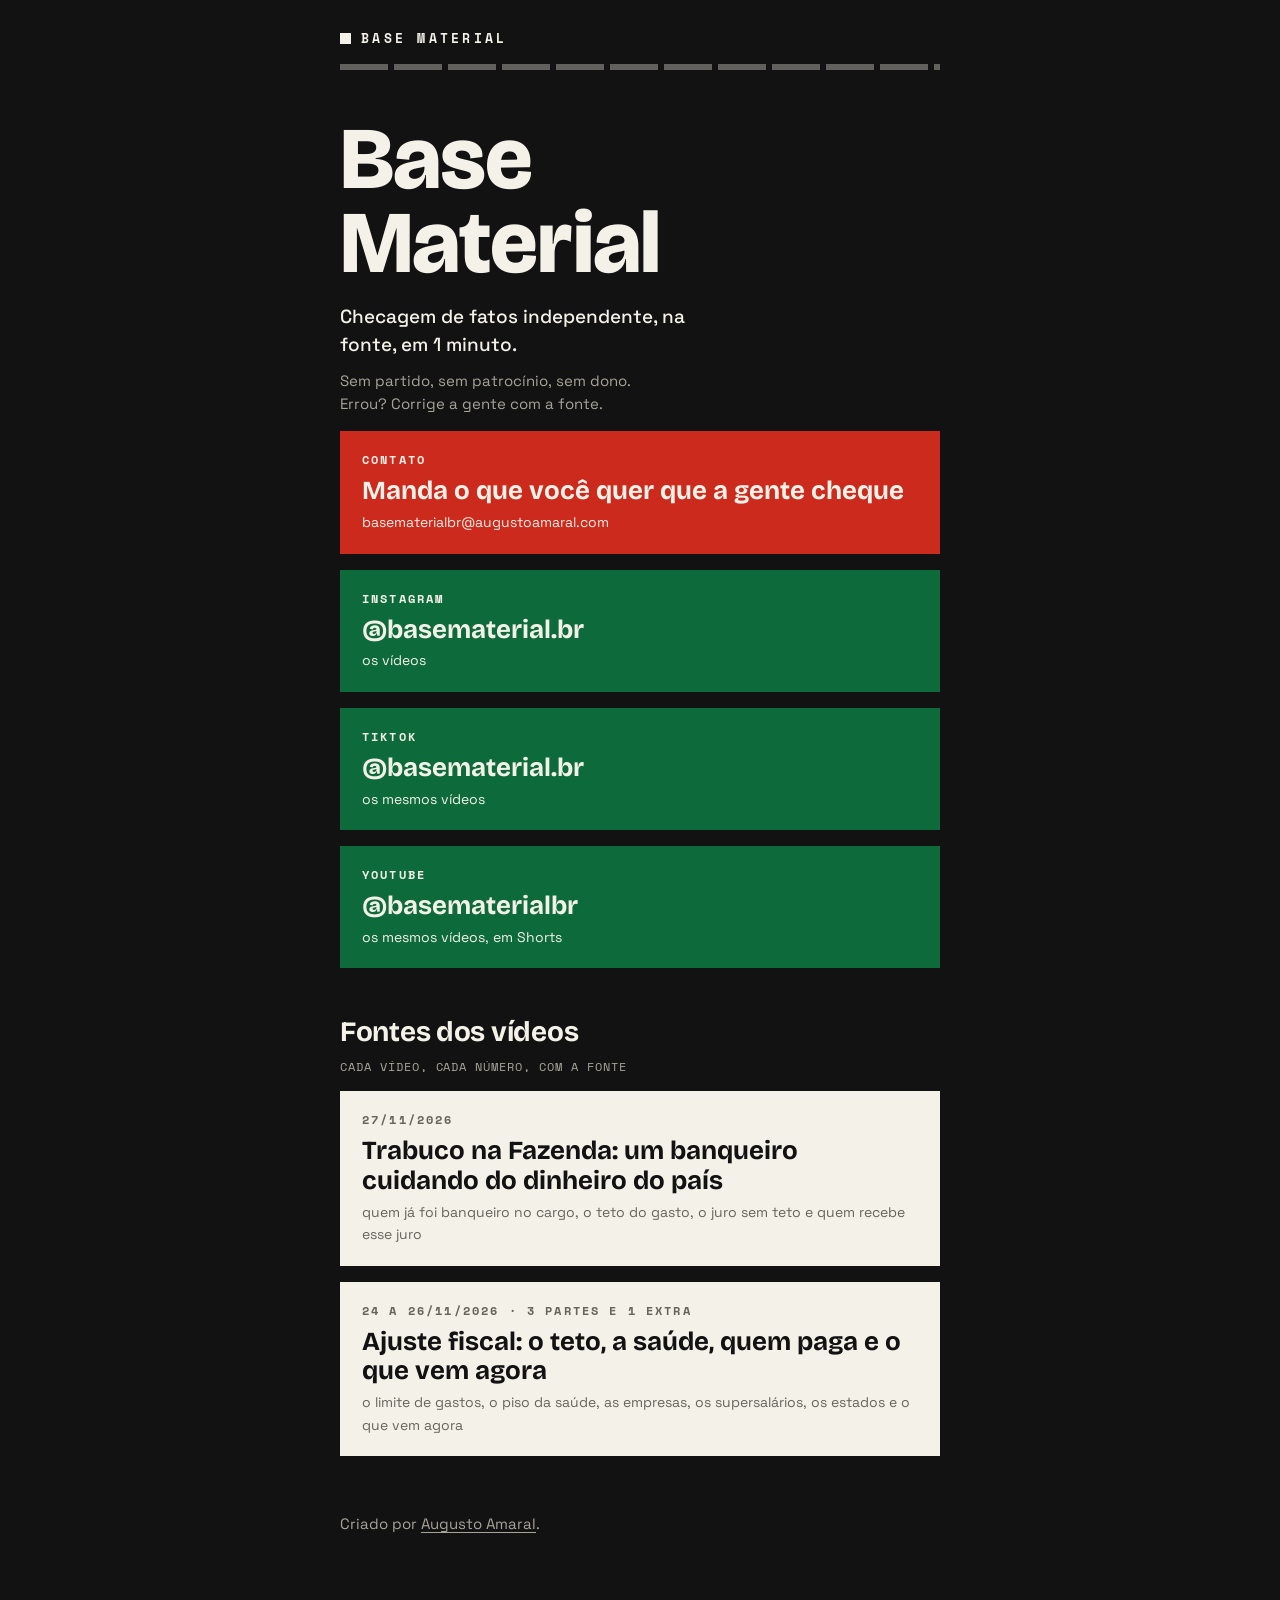
<file: index.html>
<!doctype html>
<html lang="pt-BR">
<head>
<meta charset="utf-8">
<meta name="viewport" content="width=device-width, initial-scale=1">
<title>Base Material — fatos checados, com fonte</title>
<!-- POSITIONING STATEMENT: keep this one line in sync with .tag below and og:description. -->
<meta name="description" content="Checagem de fatos independente, na fonte, em 1 minuto. Sem partido, sem patrocínio, sem dono. Criado por Augusto Amaral.">
<meta property="og:title" content="Base Material">
<meta property="og:description" content="Checagem de fatos independente, na fonte, em 1 minuto. Sem partido, sem patrocínio, sem dono.">
<meta property="og:image" content="avatar.png">
<link rel="icon" href="avatar.png">
<link rel="stylesheet" href="/style.css">
</head>
<body>
<main>
  <div class="chrome-bar">
    <span class="chrome"><span class="mark"></span><span class="label">Base Material</span></span>
  </div>
  <div class="chrome-rule"></div>

  <header class="hero">
    <h1 class="display">Base<br>Material</h1>
    <!-- POSITIONING STATEMENT: swap wording here + meta description + og:description together. -->
    <p class="tag">Checagem de fatos independente, na fonte, em 1 minuto.</p>
    <p class="sub">Sem partido, sem patrocínio, sem dono. Errou? Corrige a gente com a fonte.</p>
  </header>

  <a class="block red" href="mailto:basematerialbr@augustoamaral.com?subject=Sugest%C3%A3o%20de%20checagem">
    <span class="kicker">contato</span>
    <strong>Manda o que você quer que a gente cheque</strong>
    <span class="sub2">basematerialbr@augustoamaral.com</span>
  </a>

  <a class="block green" href="https://www.instagram.com/basematerial.br/">
    <span class="kicker">instagram</span>
    <strong>@basematerial.br</strong>
    <span class="sub2">os vídeos</span>
  </a>

  <a class="block green" href="https://www.tiktok.com/@basematerial.br">
    <span class="kicker">tiktok</span>
    <strong>@basematerial.br</strong>
    <span class="sub2">os mesmos vídeos</span>
  </a>

  <a class="block green" href="https://www.youtube.com/@basematerialbr">
    <span class="kicker">youtube</span>
    <strong>@basematerialbr</strong>
    <span class="sub2">os mesmos vídeos, em Shorts</span>
  </a>

  <h2>Fontes dos vídeos<small>cada vídeo, cada número, com a fonte</small></h2>

  <a class="block paper" href="/fontes/trabuco-fazenda/">
    <span class="kicker">27/11/2026</span>
    <strong>Trabuco na Fazenda: um banqueiro cuidando do dinheiro do país</strong>
    <span class="sub2">quem já foi banqueiro no cargo, o teto do gasto, o juro sem teto e quem recebe esse juro</span>
  </a>

  <a class="block paper" href="/fontes/ajuste-fiscal/">
    <span class="kicker">24 a 26/11/2026 · 3 partes e 1 extra</span>
    <strong>Ajuste fiscal: o teto, a saúde, quem paga e o que vem agora</strong>
    <span class="sub2">o limite de gastos, o piso da saúde, as empresas, os supersalários, os estados e o que vem agora</span>
  </a>

  <footer>
    <p>Criado por <a href="https://augustoamaral.com">Augusto Amaral</a>.</p>
  </footer>
</main>
</body>
</html>
</file>
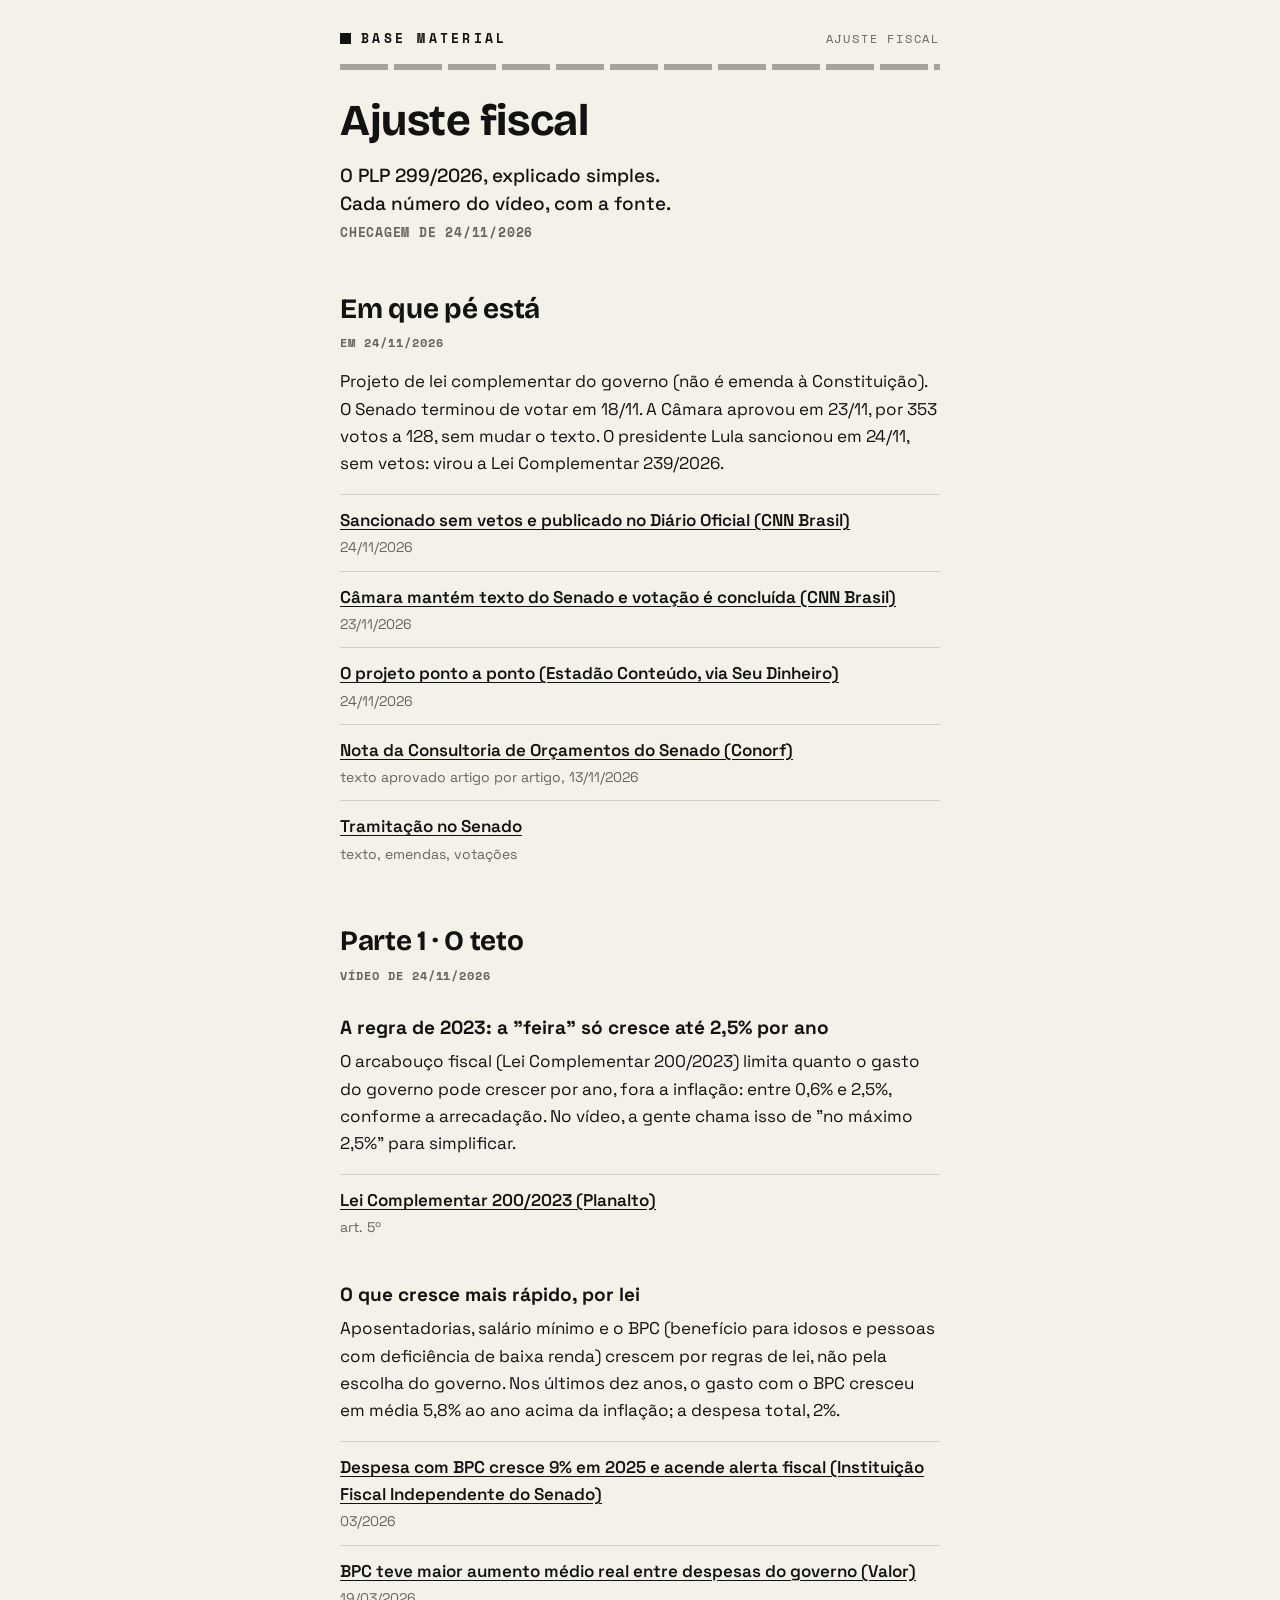
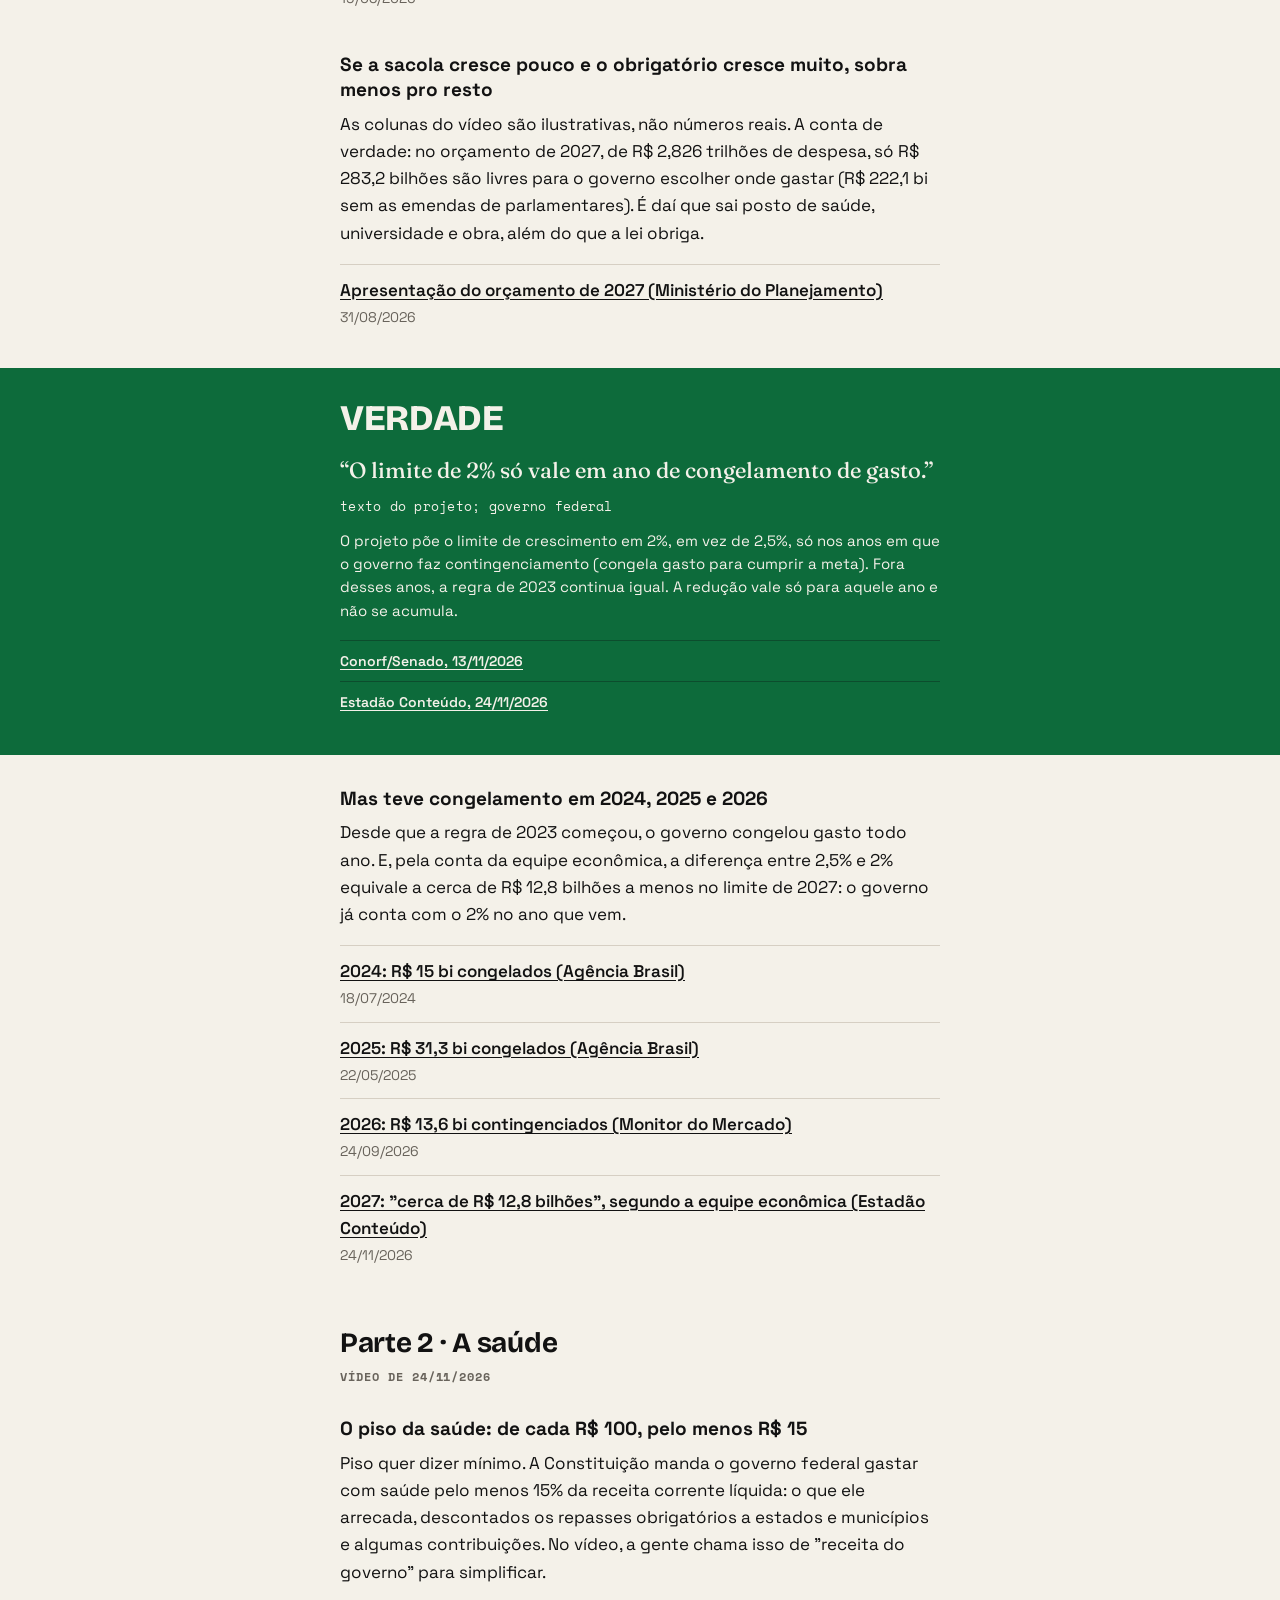
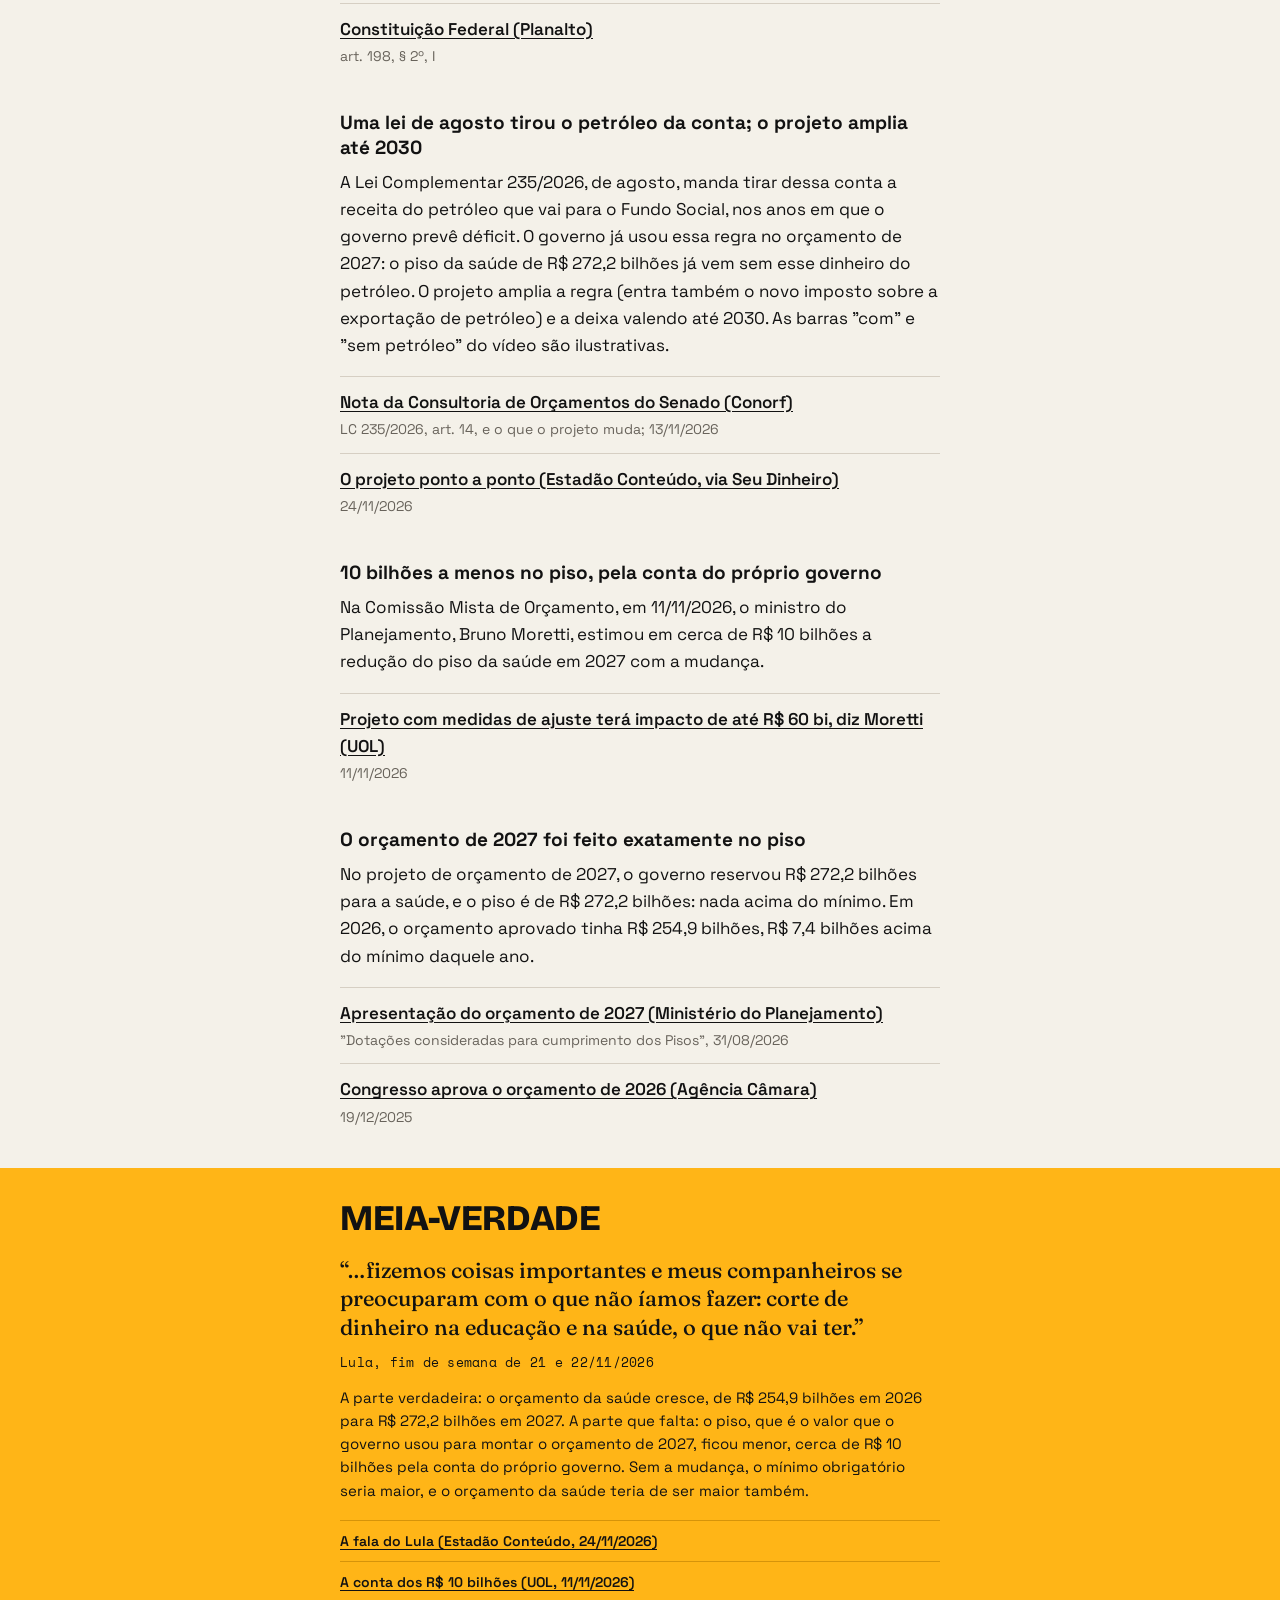
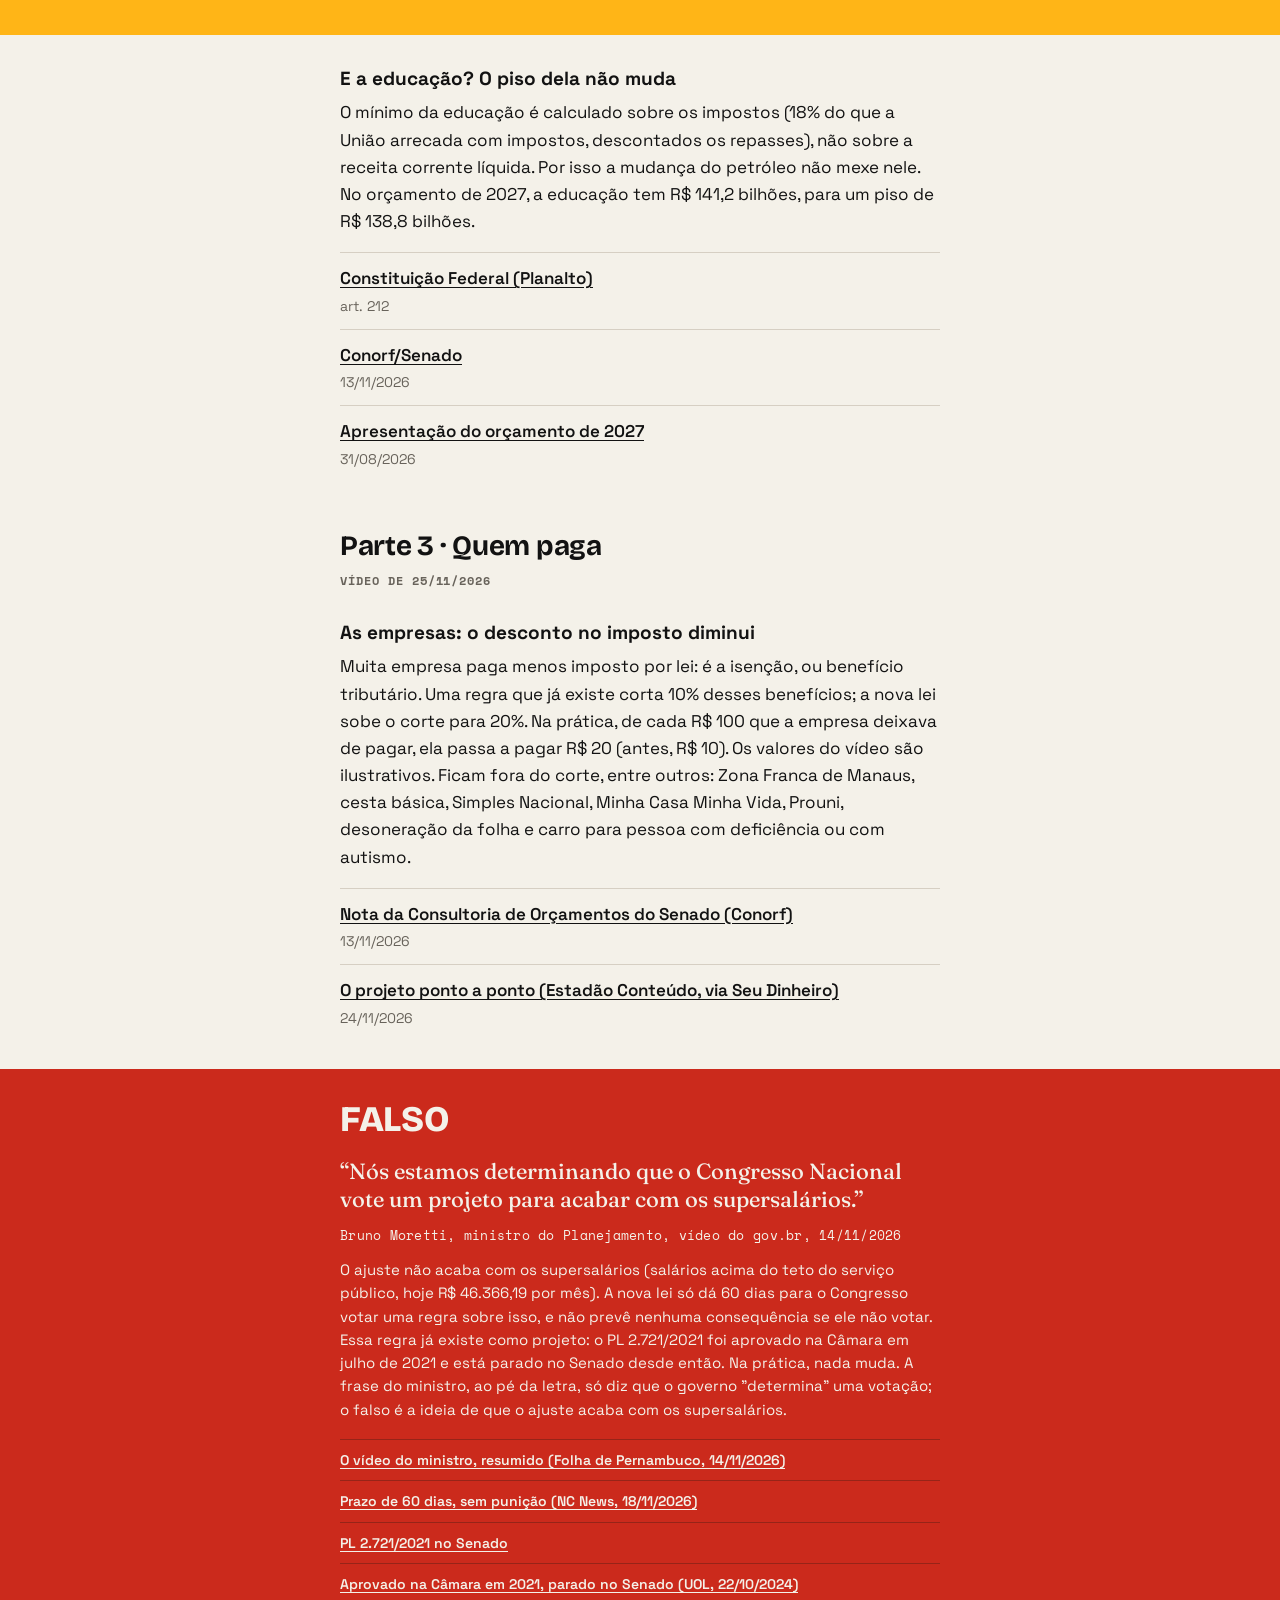
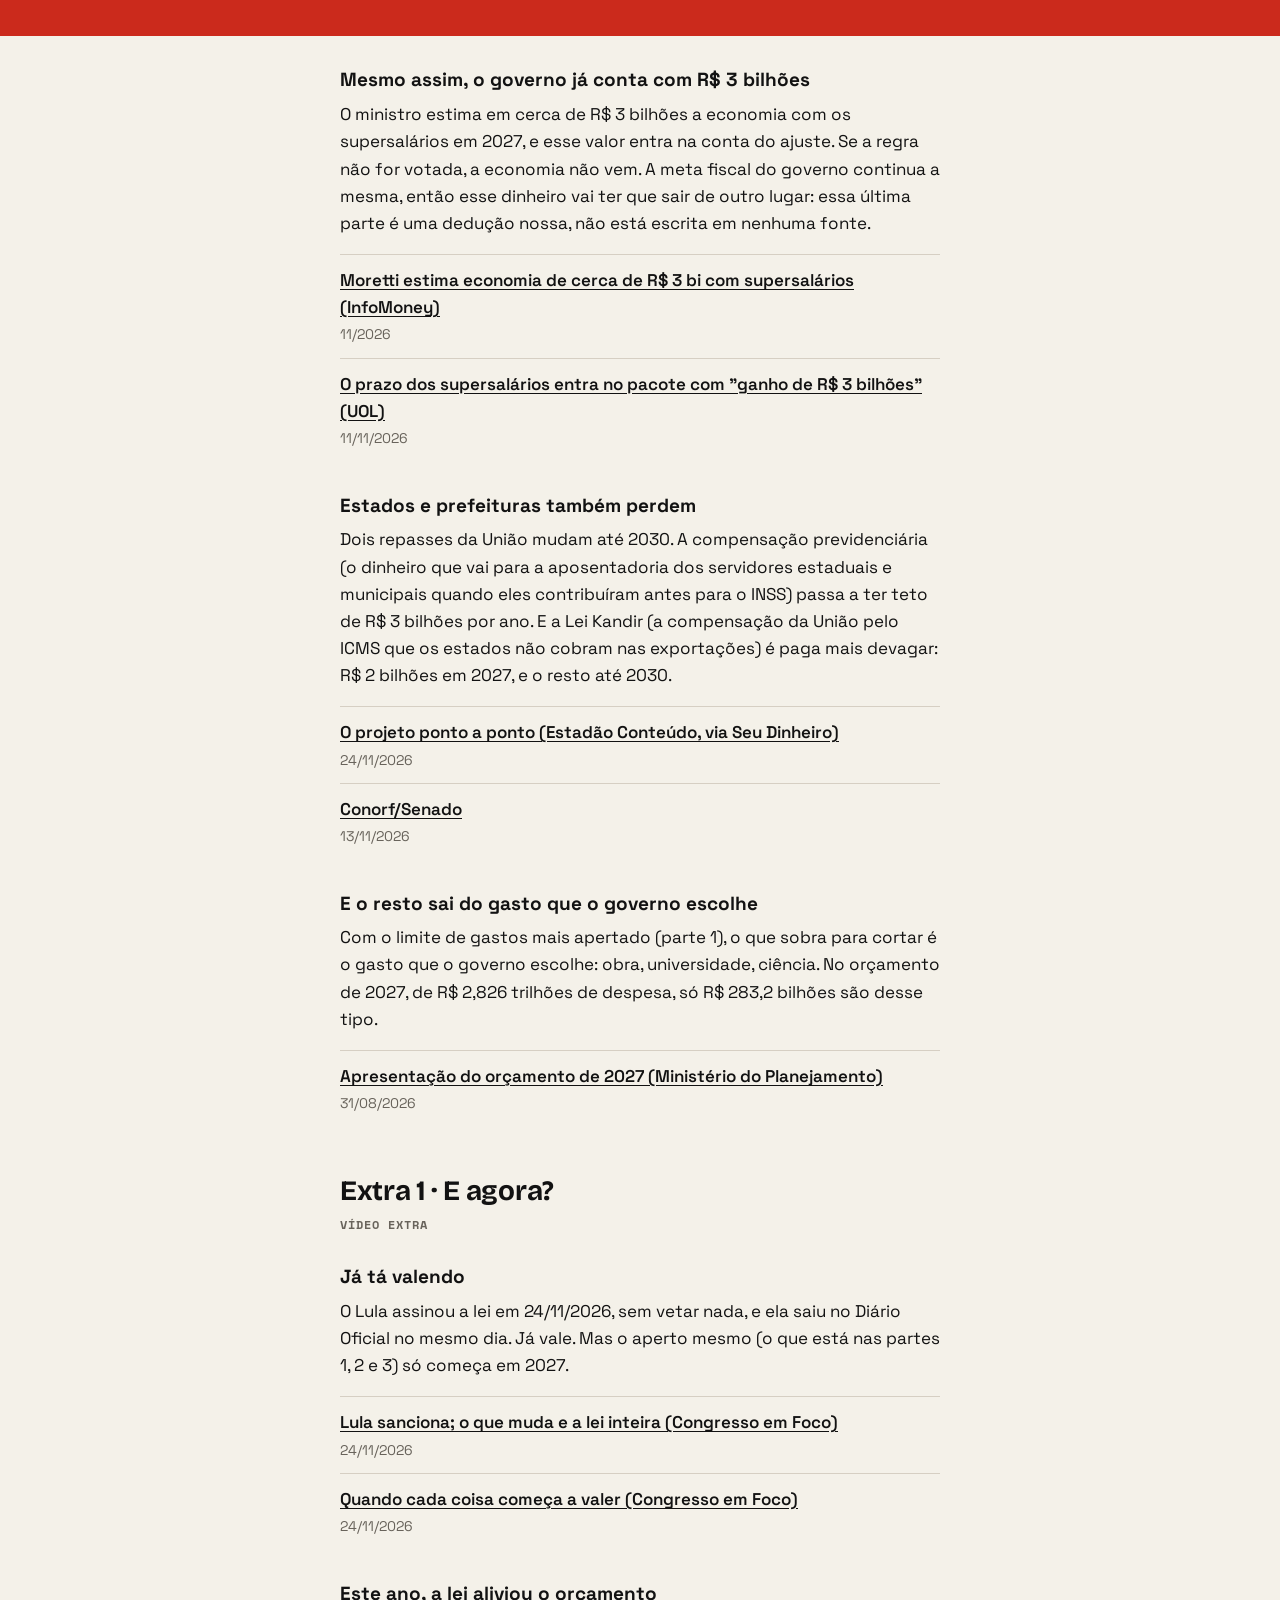
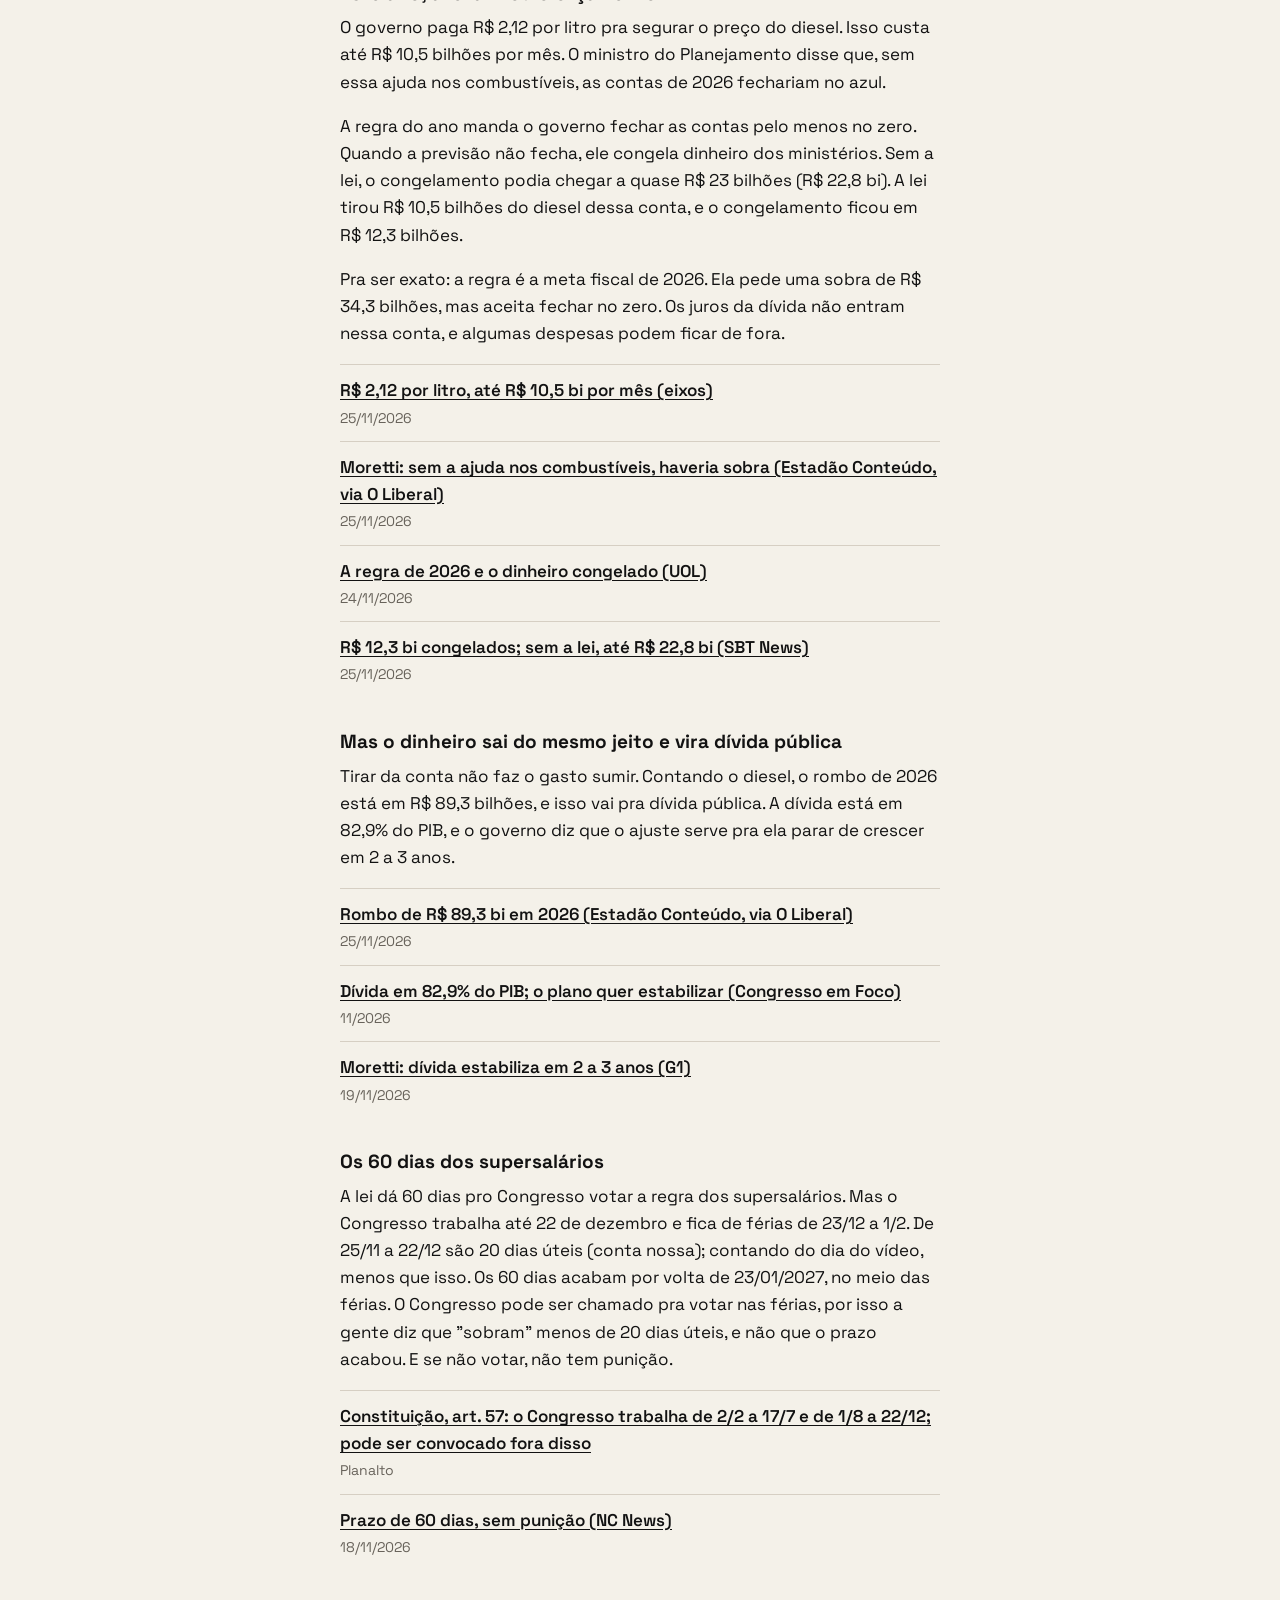
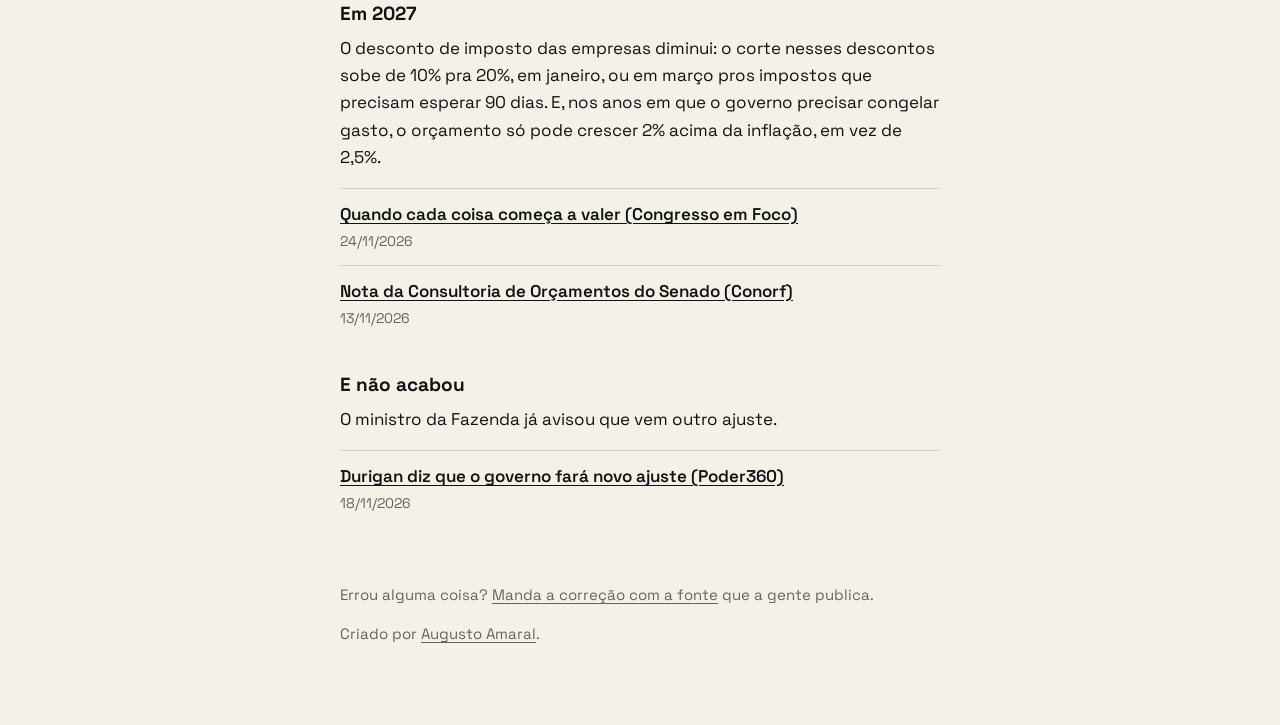
<file: fontes/ajuste-fiscal/index.html>
<!doctype html>
<html lang="pt-BR">
<head>
<meta charset="utf-8">
<meta name="viewport" content="width=device-width, initial-scale=1">
<title>Ajuste fiscal (PLP 299/2026): como funciona, com fonte — Base Material</title>
<meta name="description" content="O ajuste fiscal de 2026 explicado simples: o limite de gastos, o 2% em ano de congelamento e o piso da saúde. Cada número com fonte.">
<meta property="og:title" content="Ajuste fiscal: como funciona, com fonte">
<meta property="og:description" content="O limite de gastos, o 2% em ano de congelamento e o piso da saúde. Cada número com fonte.">
<meta property="og:image" content="/avatar.png">
<link rel="icon" href="/avatar.png">
<link rel="stylesheet" href="/style.css">
</head>
<body class="scene-paper">
<main>
  <div class="chrome-bar">
    <a class="chrome" href="/"><span class="mark"></span><span class="label">Base Material</span></a>
    <span class="chrome-title">Ajuste fiscal</span>
  </div>
  <div class="chrome-rule"></div>
  <h1>Ajuste fiscal</h1>
  <p class="tag">O PLP 299/2026, explicado simples. Cada número do vídeo, com a fonte.<br><span class="mono">checagem de 24/11/2026</span></p>

  <h2>Em que pé está<small class="mono">em 24/11/2026</small></h2>
  <p>Projeto de lei complementar do governo (não é emenda à Constituição). O Senado terminou de votar em 18/11. A Câmara aprovou em 23/11, por 353 votos a 128, sem mudar o texto. O presidente Lula sancionou em 24/11, sem vetos: virou a Lei Complementar 239/2026.</p>
  <ul class="sources">
    <li><a href="https://www.cnnbrasil.com.br/economia/money/macroeconomia/nova-etapa-do-ajuste-fiscal-deve-ficar-para-lula-4/">Sancionado sem vetos e publicado no Diário Oficial (CNN Brasil)</a><span>24/11/2026</span></li>
    <li><a href="https://www.cnnbrasil.com.br/politica/camara-aprova-ajuste-fiscal/">Câmara mantém texto do Senado e votação é concluída (CNN Brasil)</a><span>23/11/2026</span></li>
    <li><a href="https://www.seudinheiro.com/2026/economia/camara-aprova-ajuste-fiscal-de-lula-com-impacto-de-ate-r-50-bi-em-2027-texto-vai-a-sancao-julw/">O projeto ponto a ponto (Estadão Conteúdo, via Seu Dinheiro)</a><span>24/11/2026</span></li>
    <li><a href="https://www12.senado.leg.br/orcamento/documentos/estudos/tipos-de-estudos/notas-tecnicas-e-informativos/nota_informativa_texto_aprovado_plp_299_2026.pdf">Nota da Consultoria de Orçamentos do Senado (Conorf)</a><span>texto aprovado artigo por artigo, 13/11/2026</span></li>
    <li><a href="https://www25.senado.leg.br/web/atividade/materias/-/materia/176328">Tramitação no Senado</a><span>texto, emendas, votações</span></li>
  </ul>

  <h2>Parte 1 · O teto<small class="mono">vídeo de 24/11/2026</small></h2>

  <h3>A regra de 2023: a "feira" só cresce até 2,5% por ano</h3>
  <p>O arcabouço fiscal (Lei Complementar 200/2023) limita quanto o gasto do governo pode crescer por ano, fora a inflação: entre 0,6% e 2,5%, conforme a arrecadação. No vídeo, a gente chama isso de "no máximo 2,5%" para simplificar.</p>
  <ul class="sources">
    <li><a href="https://www.planalto.gov.br/ccivil_03/leis/lcp/lcp200.htm">Lei Complementar 200/2023 (Planalto)</a><span>art. 5º</span></li>
  </ul>

  <h3>O que cresce mais rápido, por lei</h3>
  <p>Aposentadorias, salário mínimo e o BPC (benefício para idosos e pessoas com deficiência de baixa renda) crescem por regras de lei, não pela escolha do governo. Nos últimos dez anos, o gasto com o BPC cresceu em média 5,8% ao ano acima da inflação; a despesa total, 2%.</p>
  <ul class="sources">
    <li><a href="https://www12.senado.leg.br/ifi/noticias/despesa-com-bpc-cresce-9-em-2025-e-acende-alerta-fiscal">Despesa com BPC cresce 9% em 2025 e acende alerta fiscal (Instituição Fiscal Independente do Senado)</a><span>03/2026</span></li>
    <li><a href="https://valor.globo.com/brasil/noticia/2026/03/19/bpc-teve-maior-aumento-mdio-real-entre-despesas-do-governo-nos-ltimos-dez-anos-diz-ifi.ghtml">BPC teve maior aumento médio real entre despesas do governo (Valor)</a><span>19/03/2026</span></li>
  </ul>

  <h3>Se a sacola cresce pouco e o obrigatório cresce muito, sobra menos pro resto</h3>
  <p>As colunas do vídeo são ilustrativas, não números reais. A conta de verdade: no orçamento de 2027, de R$ 2,826 trilhões de despesa, só R$ 283,2 bilhões são livres para o governo escolher onde gastar (R$ 222,1 bi sem as emendas de parlamentares). É daí que sai posto de saúde, universidade e obra, além do que a lei obriga.</p>
  <ul class="sources">
    <li><a href="https://static.poder360.com.br/uploads/2026/08/Apresentacao-PLOA-2027-31.8.26.pdf">Apresentação do orçamento de 2027 (Ministério do Planejamento)</a><span>31/08/2026</span></li>
  </ul>

  <div class="claim">
    <q>O limite de 2% só vale em ano de congelamento de gasto.</q>
    <p class="who">texto do projeto; governo federal</p>
    <span class="verdict true mono">verdade</span>
    <p>O projeto põe o limite de crescimento em 2%, em vez de 2,5%, só nos anos em que o governo faz contingenciamento (congela gasto para cumprir a meta). Fora desses anos, a regra de 2023 continua igual. A redução vale só para aquele ano e não se acumula.</p>
    <ul>
      <li><a href="https://www12.senado.leg.br/orcamento/documentos/estudos/tipos-de-estudos/notas-tecnicas-e-informativos/nota_informativa_texto_aprovado_plp_299_2026.pdf">Conorf/Senado, 13/11/2026</a></li>
      <li><a href="https://www.seudinheiro.com/2026/economia/camara-aprova-ajuste-fiscal-de-lula-com-impacto-de-ate-r-50-bi-em-2027-texto-vai-a-sancao-julw/">Estadão Conteúdo, 24/11/2026</a></li>
    </ul>
  </div>

  <h3>Mas teve congelamento em 2024, 2025 e 2026</h3>
  <p>Desde que a regra de 2023 começou, o governo congelou gasto todo ano. E, pela conta da equipe econômica, a diferença entre 2,5% e 2% equivale a cerca de R$ 12,8 bilhões a menos no limite de 2027: o governo já conta com o 2% no ano que vem.</p>
  <ul class="sources">
    <li><a href="https://agenciabrasil.ebc.com.br/economia/noticia/2024-07/para-cumprir-marco-fiscal-governo-suspende-r-15-bilhoes-do-orcamento">2024: R$ 15 bi congelados (Agência Brasil)</a><span>18/07/2024</span></li>
    <li><a href="https://agenciabrasil.ebc.com.br/economia/noticia/2025-05/governo-congela-r-313-bi-do-orcamento-de-2025">2025: R$ 31,3 bi congelados (Agência Brasil)</a><span>22/05/2025</span></li>
    <li><a href="https://monitordomercado.com.br/noticias/427280-governo-reduz-bloqueio-no-orcamento-e-contingencia-r-136-bi-para-cumprir-resultado-primario/">2026: R$ 13,6 bi contingenciados (Monitor do Mercado)</a><span>24/09/2026</span></li>
    <li><a href="https://www.seudinheiro.com/2026/economia/camara-aprova-ajuste-fiscal-de-lula-com-impacto-de-ate-r-50-bi-em-2027-texto-vai-a-sancao-julw/">2027: "cerca de R$ 12,8 bilhões", segundo a equipe econômica (Estadão Conteúdo)</a><span>24/11/2026</span></li>
  </ul>

  <h2>Parte 2 · A saúde<small class="mono">vídeo de 24/11/2026</small></h2>

  <h3>O piso da saúde: de cada R$ 100, pelo menos R$ 15</h3>
  <p>Piso quer dizer mínimo. A Constituição manda o governo federal gastar com saúde pelo menos 15% da receita corrente líquida: o que ele arrecada, descontados os repasses obrigatórios a estados e municípios e algumas contribuições. No vídeo, a gente chama isso de "receita do governo" para simplificar.</p>
  <ul class="sources">
    <li><a href="https://www.planalto.gov.br/ccivil_03/constituicao/constituicao.htm">Constituição Federal (Planalto)</a><span>art. 198, § 2º, I</span></li>
  </ul>

  <h3>Uma lei de agosto tirou o petróleo da conta; o projeto amplia até 2030</h3>
  <p>A Lei Complementar 235/2026, de agosto, manda tirar dessa conta a receita do petróleo que vai para o Fundo Social, nos anos em que o governo prevê déficit. O governo já usou essa regra no orçamento de 2027: o piso da saúde de R$ 272,2 bilhões já vem sem esse dinheiro do petróleo. O projeto amplia a regra (entra também o novo imposto sobre a exportação de petróleo) e a deixa valendo até 2030. As barras "com" e "sem petróleo" do vídeo são ilustrativas.</p>
  <ul class="sources">
    <li><a href="https://www12.senado.leg.br/orcamento/documentos/estudos/tipos-de-estudos/notas-tecnicas-e-informativos/nota_informativa_texto_aprovado_plp_299_2026.pdf">Nota da Consultoria de Orçamentos do Senado (Conorf)</a><span>LC 235/2026, art. 14, e o que o projeto muda; 13/11/2026</span></li>
    <li><a href="https://www.seudinheiro.com/2026/economia/camara-aprova-ajuste-fiscal-de-lula-com-impacto-de-ate-r-50-bi-em-2027-texto-vai-a-sancao-julw/">O projeto ponto a ponto (Estadão Conteúdo, via Seu Dinheiro)</a><span>24/11/2026</span></li>
  </ul>

  <h3>10 bilhões a menos no piso, pela conta do próprio governo</h3>
  <p>Na Comissão Mista de Orçamento, em 11/11/2026, o ministro do Planejamento, Bruno Moretti, estimou em cerca de R$ 10 bilhões a redução do piso da saúde em 2027 com a mudança.</p>
  <ul class="sources">
    <li><a href="https://economia.uol.com.br/colunas/jessica-sant-ana/2026/11/11/projeto-com-medidas-de-ajuste-tera-impacto-de-ate-r-60-bi-diz-moretti.htm">Projeto com medidas de ajuste terá impacto de até R$ 60 bi, diz Moretti (UOL)</a><span>11/11/2026</span></li>
  </ul>

  <h3>O orçamento de 2027 foi feito exatamente no piso</h3>
  <p>No projeto de orçamento de 2027, o governo reservou R$ 272,2 bilhões para a saúde, e o piso é de R$ 272,2 bilhões: nada acima do mínimo. Em 2026, o orçamento aprovado tinha R$ 254,9 bilhões, R$ 7,4 bilhões acima do mínimo daquele ano.</p>
  <ul class="sources">
    <li><a href="https://static.poder360.com.br/uploads/2026/08/Apresentacao-PLOA-2027-31.8.26.pdf">Apresentação do orçamento de 2027 (Ministério do Planejamento)</a><span>"Dotações consideradas para cumprimento dos Pisos", 31/08/2026</span></li>
    <li><a href="https://www.camara.leg.br/noticias/1235253-congresso-nacional-aprova-orcamento-de-2026-com-r-65-trilhoes-em-despesas">Congresso aprova o orçamento de 2026 (Agência Câmara)</a><span>19/12/2025</span></li>
  </ul>

  <div class="claim">
    <q>…fizemos coisas importantes e meus companheiros se preocuparam com o que não íamos fazer: corte de dinheiro na educação e na saúde, o que não vai ter.</q>
    <p class="who">Lula, fim de semana de 21 e 22/11/2026</p>
    <span class="verdict half mono">meia-verdade</span>
    <p>A parte verdadeira: o orçamento da saúde cresce, de R$ 254,9 bilhões em 2026 para R$ 272,2 bilhões em 2027. A parte que falta: o piso, que é o valor que o governo usou para montar o orçamento de 2027, ficou menor, cerca de R$ 10 bilhões pela conta do próprio governo. Sem a mudança, o mínimo obrigatório seria maior, e o orçamento da saúde teria de ser maior também.</p>
    <ul>
      <li><a href="https://www.seudinheiro.com/2026/economia/camara-aprova-ajuste-fiscal-de-lula-com-impacto-de-ate-r-50-bi-em-2027-texto-vai-a-sancao-julw/">A fala do Lula (Estadão Conteúdo, 24/11/2026)</a></li>
      <li><a href="https://economia.uol.com.br/colunas/jessica-sant-ana/2026/11/11/projeto-com-medidas-de-ajuste-tera-impacto-de-ate-r-60-bi-diz-moretti.htm">A conta dos R$ 10 bilhões (UOL, 11/11/2026)</a></li>
    </ul>
  </div>

  <h3>E a educação? O piso dela não muda</h3>
  <p>O mínimo da educação é calculado sobre os impostos (18% do que a União arrecada com impostos, descontados os repasses), não sobre a receita corrente líquida. Por isso a mudança do petróleo não mexe nele. No orçamento de 2027, a educação tem R$ 141,2 bilhões, para um piso de R$ 138,8 bilhões.</p>
  <ul class="sources">
    <li><a href="https://www.planalto.gov.br/ccivil_03/constituicao/constituicao.htm">Constituição Federal (Planalto)</a><span>art. 212</span></li>
    <li><a href="https://www12.senado.leg.br/orcamento/documentos/estudos/tipos-de-estudos/notas-tecnicas-e-informativos/nota_informativa_texto_aprovado_plp_299_2026.pdf">Conorf/Senado</a><span>13/11/2026</span></li>
    <li><a href="https://static.poder360.com.br/uploads/2026/08/Apresentacao-PLOA-2027-31.8.26.pdf">Apresentação do orçamento de 2027</a><span>31/08/2026</span></li>
  </ul>

  <h2>Parte 3 · Quem paga<small class="mono">vídeo de 25/11/2026</small></h2>

  <h3>As empresas: o desconto no imposto diminui</h3>
  <p>Muita empresa paga menos imposto por lei: é a isenção, ou benefício tributário. Uma regra que já existe corta 10% desses benefícios; a nova lei sobe o corte para 20%. Na prática, de cada R$ 100 que a empresa deixava de pagar, ela passa a pagar R$ 20 (antes, R$ 10). Os valores do vídeo são ilustrativos. Ficam fora do corte, entre outros: Zona Franca de Manaus, cesta básica, Simples Nacional, Minha Casa Minha Vida, Prouni, desoneração da folha e carro para pessoa com deficiência ou com autismo.</p>
  <ul class="sources">
    <li><a href="https://www12.senado.leg.br/orcamento/documentos/estudos/tipos-de-estudos/notas-tecnicas-e-informativos/nota_informativa_texto_aprovado_plp_299_2026.pdf">Nota da Consultoria de Orçamentos do Senado (Conorf)</a><span>13/11/2026</span></li>
    <li><a href="https://www.seudinheiro.com/2026/economia/camara-aprova-ajuste-fiscal-de-lula-com-impacto-de-ate-r-50-bi-em-2027-texto-vai-a-sancao-julw/">O projeto ponto a ponto (Estadão Conteúdo, via Seu Dinheiro)</a><span>24/11/2026</span></li>
  </ul>

  <div class="claim">
    <q>Nós estamos determinando que o Congresso Nacional vote um projeto para acabar com os supersalários.</q>
    <p class="who">Bruno Moretti, ministro do Planejamento, vídeo do gov.br, 14/11/2026</p>
    <span class="verdict false mono">falso</span>
    <p>O ajuste não acaba com os supersalários (salários acima do teto do serviço público, hoje R$ 46.366,19 por mês). A nova lei só dá 60 dias para o Congresso votar uma regra sobre isso, e não prevê nenhuma consequência se ele não votar. Essa regra já existe como projeto: o PL 2.721/2021 foi aprovado na Câmara em julho de 2021 e está parado no Senado desde então. Na prática, nada muda. A frase do ministro, ao pé da letra, só diz que o governo "determina" uma votação; o falso é a ideia de que o ajuste acaba com os supersalários.</p>
    <ul>
      <li><a href="https://www.folhape.com.br/politica/governo-defende-ajuste-fiscal-e-nega-cortes-em-saude-e-educacao/524307/">O vídeo do ministro, resumido (Folha de Pernambuco, 14/11/2026)</a></li>
      <li><a href="https://ncnews.com.br/2026/11/18/supersalarios-ajuste-fiscal-prazos/">Prazo de 60 dias, sem punição (NC News, 18/11/2026)</a></li>
      <li><a href="https://www25.senado.leg.br/web/atividade/materias/-/materia/149262">PL 2.721/2021 no Senado</a></li>
      <li><a href="https://economia.uol.com.br/colunas/mariana-londres/2024/10/22/governo-defende-fim-dos-supersalarios-de-servidores-mas-congresso-aprova.htm">Aprovado na Câmara em 2021, parado no Senado (UOL, 22/10/2024)</a></li>
    </ul>
  </div>

  <h3>Mesmo assim, o governo já conta com R$ 3 bilhões</h3>
  <p>O ministro estima em cerca de R$ 3 bilhões a economia com os supersalários em 2027, e esse valor entra na conta do ajuste. Se a regra não for votada, a economia não vem. A meta fiscal do governo continua a mesma, então esse dinheiro vai ter que sair de outro lugar: essa última parte é uma dedução nossa, não está escrita em nenhuma fonte.</p>
  <ul class="sources">
    <li><a href="https://www.infomoney.com.br/politica/moretti-estima-que-limitar-supersalarios-pode-render-economia-de-cerca-de-r-3-bi/">Moretti estima economia de cerca de R$ 3 bi com supersalários (InfoMoney)</a><span>11/2026</span></li>
    <li><a href="https://economia.uol.com.br/colunas/jessica-sant-ana/2026/11/11/projeto-com-medidas-de-ajuste-tera-impacto-de-ate-r-60-bi-diz-moretti.htm">O prazo dos supersalários entra no pacote com "ganho de R$ 3 bilhões" (UOL)</a><span>11/11/2026</span></li>
  </ul>

  <h3>Estados e prefeituras também perdem</h3>
  <p>Dois repasses da União mudam até 2030. A compensação previdenciária (o dinheiro que vai para a aposentadoria dos servidores estaduais e municipais quando eles contribuíram antes para o INSS) passa a ter teto de R$ 3 bilhões por ano. E a Lei Kandir (a compensação da União pelo ICMS que os estados não cobram nas exportações) é paga mais devagar: R$ 2 bilhões em 2027, e o resto até 2030.</p>
  <ul class="sources">
    <li><a href="https://www.seudinheiro.com/2026/economia/camara-aprova-ajuste-fiscal-de-lula-com-impacto-de-ate-r-50-bi-em-2027-texto-vai-a-sancao-julw/">O projeto ponto a ponto (Estadão Conteúdo, via Seu Dinheiro)</a><span>24/11/2026</span></li>
    <li><a href="https://www12.senado.leg.br/orcamento/documentos/estudos/tipos-de-estudos/notas-tecnicas-e-informativos/nota_informativa_texto_aprovado_plp_299_2026.pdf">Conorf/Senado</a><span>13/11/2026</span></li>
  </ul>

  <h3>E o resto sai do gasto que o governo escolhe</h3>
  <p>Com o limite de gastos mais apertado (parte 1), o que sobra para cortar é o gasto que o governo escolhe: obra, universidade, ciência. No orçamento de 2027, de R$ 2,826 trilhões de despesa, só R$ 283,2 bilhões são desse tipo.</p>
  <ul class="sources">
    <li><a href="https://static.poder360.com.br/uploads/2026/08/Apresentacao-PLOA-2027-31.8.26.pdf">Apresentação do orçamento de 2027 (Ministério do Planejamento)</a><span>31/08/2026</span></li>
  </ul>

  <h2>Extra 1 · E agora?<small class="mono">vídeo extra</small></h2>

  <h3>Já tá valendo</h3>
  <p>O Lula assinou a lei em 24/11/2026, sem vetar nada, e ela saiu no Diário Oficial no mesmo dia. Já vale. Mas o aperto mesmo (o que está nas partes 1, 2 e 3) só começa em 2027.</p>
  <ul class="sources">
    <li><a href="https://www.congressoemfoco.com.br/noticia/131836/lula-sanciona-ajuste-fiscal-veja-o-que-muda-e-a-integra-da-nova-lei">Lula sanciona; o que muda e a lei inteira (Congresso em Foco)</a><span>24/11/2026</span></li>
    <li><a href="https://www.congressoemfoco.com.br/noticia/131819/ajuste-fiscal-veja-quais-as-medidas-e-quando-cada-uma-entra-em-vigor">Quando cada coisa começa a valer (Congresso em Foco)</a><span>24/11/2026</span></li>
  </ul>

  <h3>Este ano, a lei aliviou o orçamento</h3>
  <p>O governo paga R$ 2,12 por litro pra segurar o preço do diesel. Isso custa até R$ 10,5 bilhões por mês. O ministro do Planejamento disse que, sem essa ajuda nos combustíveis, as contas de 2026 fechariam no azul.</p>
  <p>A regra do ano manda o governo fechar as contas pelo menos no zero. Quando a previsão não fecha, ele congela dinheiro dos ministérios. Sem a lei, o congelamento podia chegar a quase R$ 23 bilhões (R$ 22,8 bi). A lei tirou R$ 10,5 bilhões do diesel dessa conta, e o congelamento ficou em R$ 12,3 bilhões.</p>
  <p>Pra ser exato: a regra é a meta fiscal de 2026. Ela pede uma sobra de R$ 34,3 bilhões, mas aceita fechar no zero. Os juros da dívida não entram nessa conta, e algumas despesas podem ficar de fora.</p>
  <ul class="sources">
    <li><a href="https://eixos.com.br/combustiveis-e-bioenergia/moretti-governo-deve-estender-por-mais-1-mes-subvencao-do-diesel-perspectiva-e-rever-valores/">R$ 2,12 por litro, até R$ 10,5 bi por mês (eixos)</a><span>25/11/2026</span></li>
    <li><a href="https://www.oliberal.com/economia/moretti-sem-politicas-de-subsidio-de-combustiveis-haveria-superavit-mas-com-sacrificios-1.1198158">Moretti: sem a ajuda nos combustíveis, haveria sobra (Estadão Conteúdo, via O Liberal)</a><span>25/11/2026</span></li>
    <li><a href="https://economia.uol.com.br/colunas/jessica-sant-ana/2026/11/24/apos-abrir-nova-excecao-a-meta-fiscal-governo-reduz-contencao-do-orcamento.htm">A regra de 2026 e o dinheiro congelado (UOL)</a><span>24/11/2026</span></li>
    <li><a href="https://sbtnews.sbt.com.br/noticia/economia/governo-reduz-contingenciamento-para-r-12-3-bi-em-2026">R$ 12,3 bi congelados; sem a lei, até R$ 22,8 bi (SBT News)</a><span>25/11/2026</span></li>
  </ul>

  <h3>Mas o dinheiro sai do mesmo jeito e vira dívida pública</h3>
  <p>Tirar da conta não faz o gasto sumir. Contando o diesel, o rombo de 2026 está em R$ 89,3 bilhões, e isso vai pra dívida pública. A dívida está em 82,9% do PIB, e o governo diz que o ajuste serve pra ela parar de crescer em 2 a 3 anos.</p>
  <ul class="sources">
    <li><a href="https://www.oliberal.com/economia/moretti-sem-politicas-de-subsidio-de-combustiveis-haveria-superavit-mas-com-sacrificios-1.1198158">Rombo de R$ 89,3 bi em 2026 (Estadão Conteúdo, via O Liberal)</a><span>25/11/2026</span></li>
    <li><a href="https://www.congressoemfoco.com.br/noticia/131525/governo-apresenta-plano-de-ajuste-fiscal-com-economia-de-ate-r-60-bi">Dívida em 82,9% do PIB; o plano quer estabilizar (Congresso em Foco)</a><span>11/2026</span></li>
    <li><a href="https://g1.globo.com/politica/blog/camila-bomfim/post/2026/11/19/moreti-fiscal-mercado.ghtml">Moretti: dívida estabiliza em 2 a 3 anos (G1)</a><span>19/11/2026</span></li>
  </ul>

  <h3>Os 60 dias dos supersalários</h3>
  <p>A lei dá 60 dias pro Congresso votar a regra dos supersalários. Mas o Congresso trabalha até 22 de dezembro e fica de férias de 23/12 a 1/2. De 25/11 a 22/12 são 20 dias úteis (conta nossa); contando do dia do vídeo, menos que isso. Os 60 dias acabam por volta de 23/01/2027, no meio das férias. O Congresso pode ser chamado pra votar nas férias, por isso a gente diz que "sobram" menos de 20 dias úteis, e não que o prazo acabou. E se não votar, não tem punição.</p>
  <ul class="sources">
    <li><a href="https://www.planalto.gov.br/ccivil_03/constituicao/constituicao.htm">Constituição, art. 57: o Congresso trabalha de 2/2 a 17/7 e de 1/8 a 22/12; pode ser convocado fora disso</a><span>Planalto</span></li>
    <li><a href="https://ncnews.com.br/2026/11/18/supersalarios-ajuste-fiscal-prazos/">Prazo de 60 dias, sem punição (NC News)</a><span>18/11/2026</span></li>
  </ul>

  <h3>Em 2027</h3>
  <p>O desconto de imposto das empresas diminui: o corte nesses descontos sobe de 10% pra 20%, em janeiro, ou em março pros impostos que precisam esperar 90 dias. E, nos anos em que o governo precisar congelar gasto, o orçamento só pode crescer 2% acima da inflação, em vez de 2,5%.</p>
  <ul class="sources">
    <li><a href="https://www.congressoemfoco.com.br/noticia/131819/ajuste-fiscal-veja-quais-as-medidas-e-quando-cada-uma-entra-em-vigor">Quando cada coisa começa a valer (Congresso em Foco)</a><span>24/11/2026</span></li>
    <li><a href="https://www12.senado.leg.br/orcamento/documentos/estudos/tipos-de-estudos/notas-tecnicas-e-informativos/nota_informativa_texto_aprovado_plp_299_2026.pdf">Nota da Consultoria de Orçamentos do Senado (Conorf)</a><span>13/11/2026</span></li>
  </ul>

  <h3>E não acabou</h3>
  <p>O ministro da Fazenda já avisou que vem outro ajuste.</p>
  <ul class="sources">
    <li><a href="https://www.poder360.com.br/poder-economia/durigan-diz-que-governo-fara-novo-ajuste-fiscal-estrutural/">Durigan diz que o governo fará novo ajuste (Poder360)</a><span>18/11/2026</span></li>
  </ul>

  <footer>
    <p>Errou alguma coisa? <a href="mailto:basematerialbr@augustoamaral.com?subject=Corre%C3%A7%C3%A3o%20ajuste%20fiscal">Manda a correção com a fonte</a> que a gente publica.</p>
    <p>Criado por <a href="https://augustoamaral.com">Augusto Amaral</a>.</p>
  </footer>
</main>
</body>
</html>
</file>
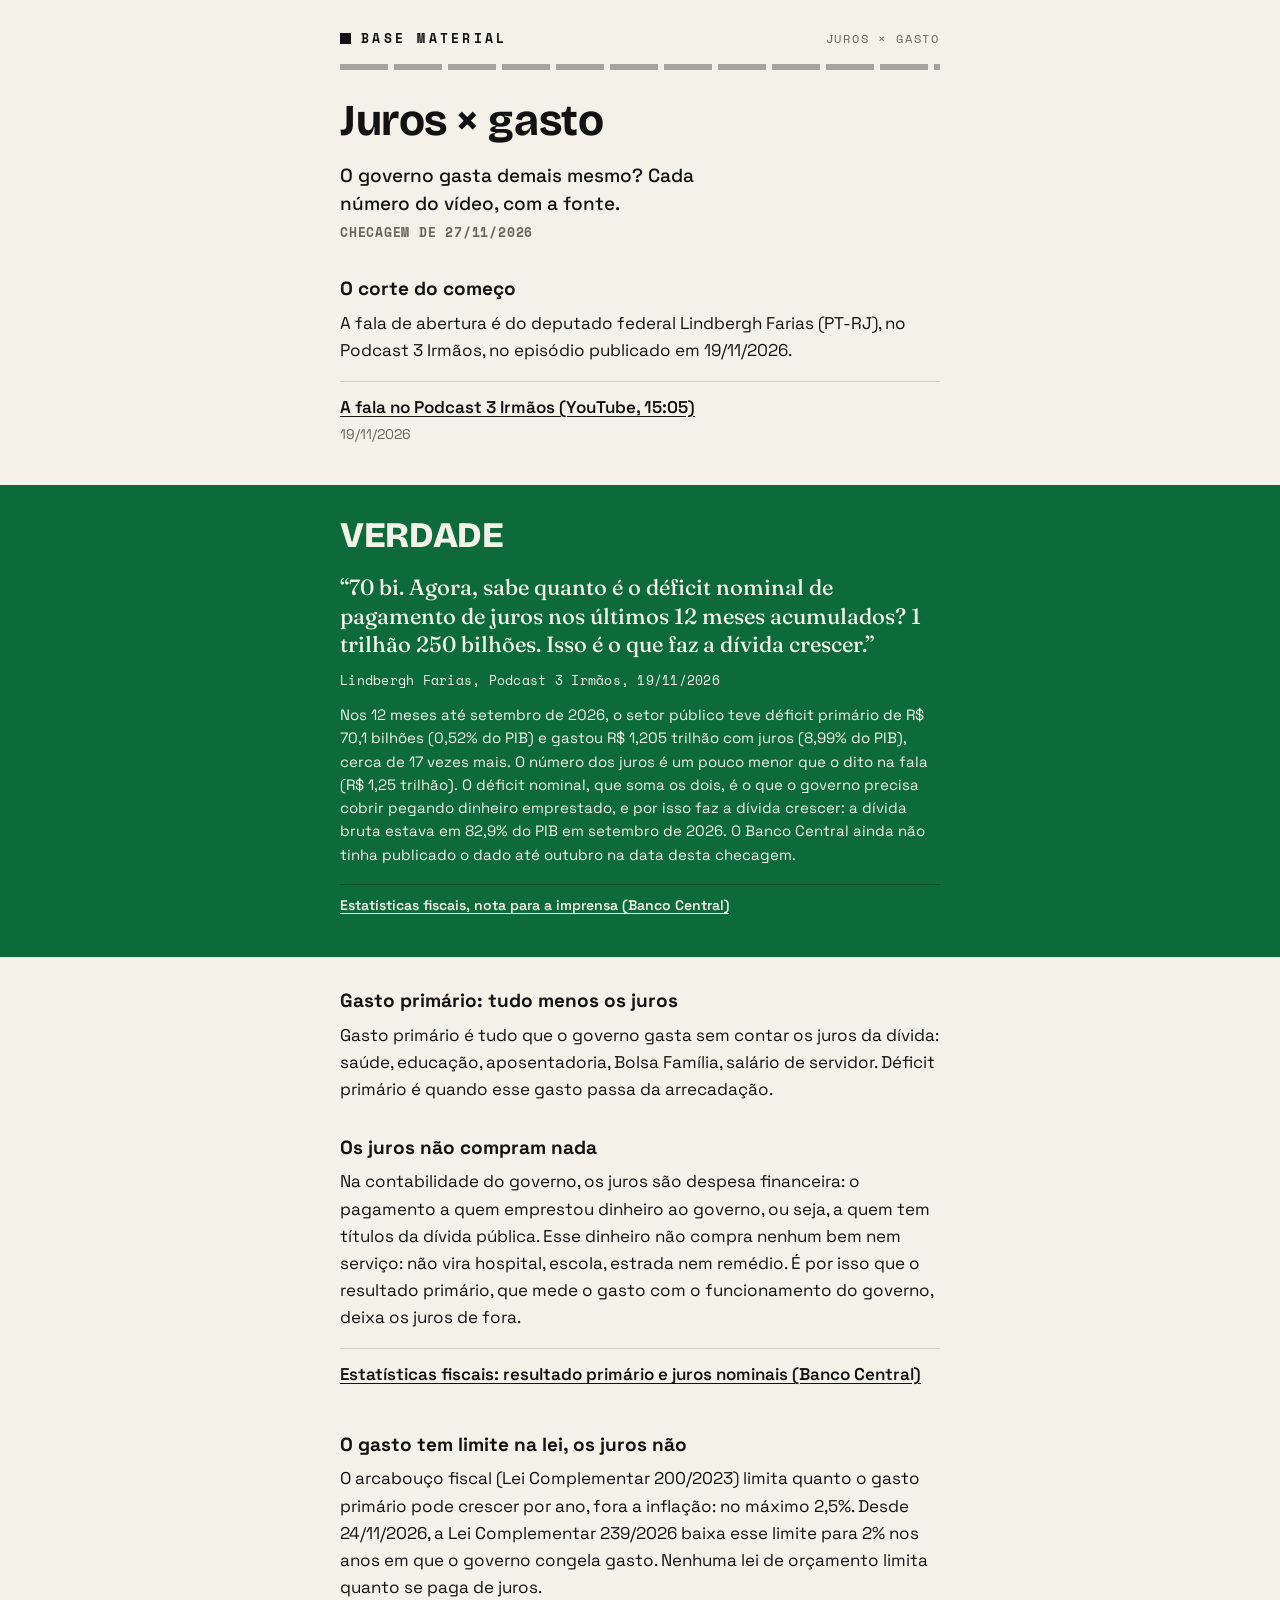
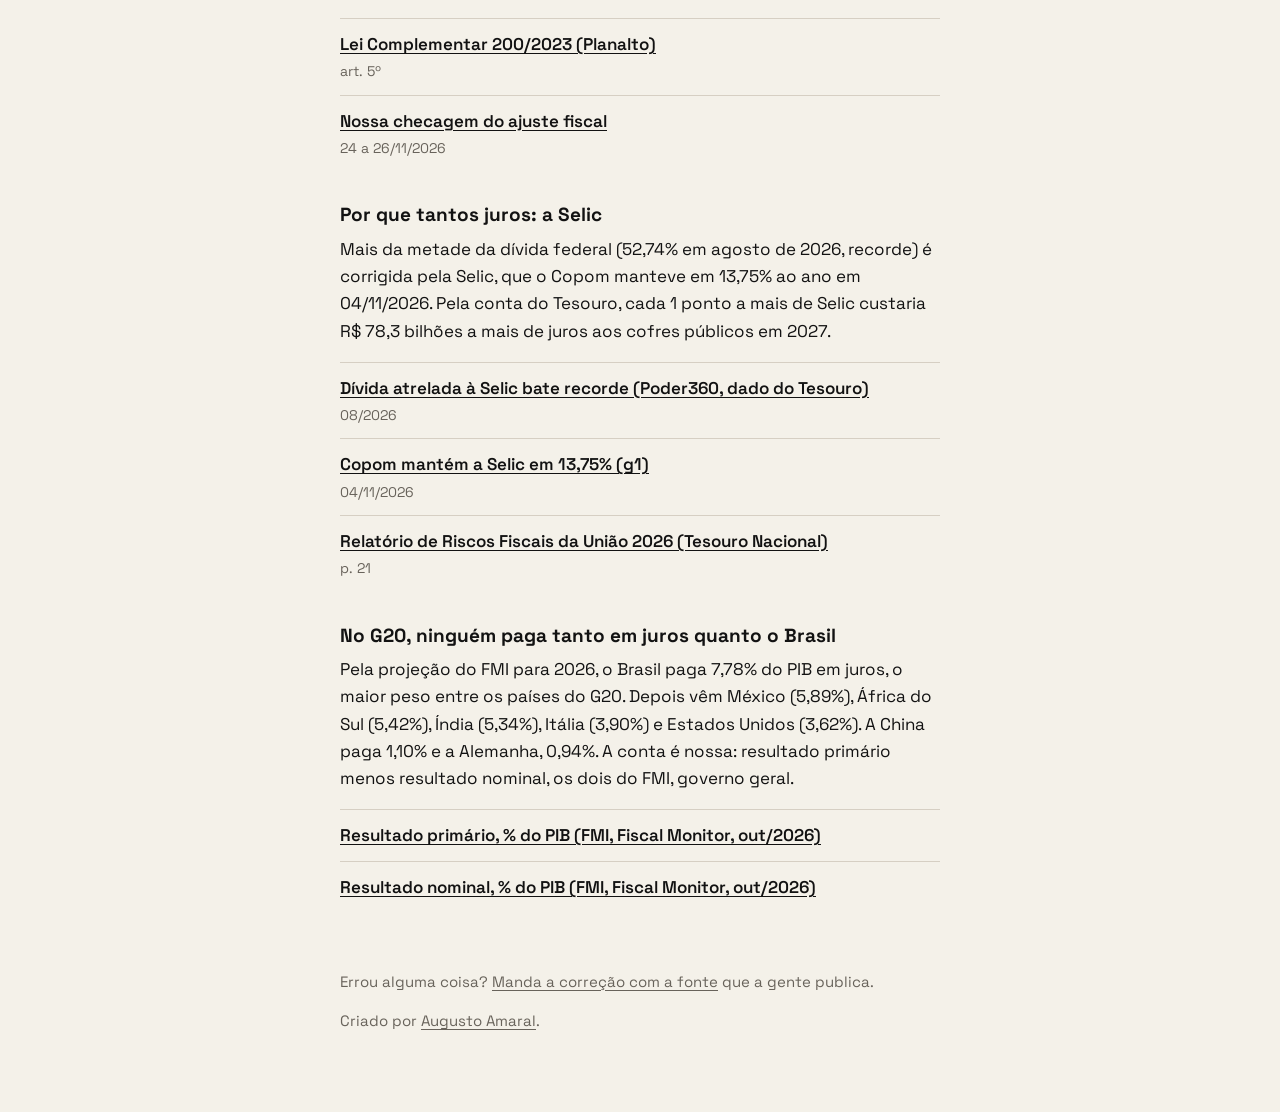
<file: fontes/juros-gasto/index.html>
<!doctype html>
<html lang="pt-BR">
<head>
<meta charset="utf-8">
<meta name="viewport" content="width=device-width, initial-scale=1">
<title>Juros × gasto: o governo gasta demais?, com fonte — Base Material</title>
<meta name="description" content="Em 12 meses, faltaram R$ 70 bilhões para fechar a conta do gasto do governo. Os juros da dívida custaram R$ 1,205 trilhão, 17 vezes mais. Cada número com fonte.">
<meta property="og:title" content="Juros × gasto, com fonte">
<meta property="og:description" content="Faltaram R$ 70 bilhões no gasto do governo; os juros custaram R$ 1,205 trilhão. Cada número com fonte.">
<meta property="og:image" content="/avatar.png">
<link rel="icon" href="/avatar.png">
<link rel="stylesheet" href="/style.css">
</head>
<body class="scene-paper">
<main>
  <div class="chrome-bar">
    <a class="chrome" href="/"><span class="mark"></span><span class="label">Base Material</span></a>
    <span class="chrome-title">Juros × gasto</span>
  </div>
  <div class="chrome-rule"></div>
  <h1>Juros × gasto</h1>
  <p class="tag">O governo gasta demais mesmo? Cada número do vídeo, com a fonte.<br><span class="mono">checagem de 27/11/2026</span></p>

  <h3>O corte do começo</h3>
  <p>A fala de abertura é do deputado federal Lindbergh Farias (PT-RJ), no Podcast 3 Irmãos, no episódio publicado em 19/11/2026.</p>
  <ul class="sources">
    <li><a href="https://www.youtube.com/watch?v=9Z5zb_rUCfw&amp;t=905s">A fala no Podcast 3 Irmãos (YouTube, 15:05)</a><span>19/11/2026</span></li>
  </ul>

  <div class="claim">
    <q>70 bi. Agora, sabe quanto é o déficit nominal de pagamento de juros nos últimos 12 meses acumulados? 1 trilhão 250 bilhões. Isso é o que faz a dívida crescer.</q>
    <p class="who">Lindbergh Farias, Podcast 3 Irmãos, 19/11/2026</p>
    <span class="verdict true mono">verdade</span>
    <p>Nos 12 meses até setembro de 2026, o setor público teve déficit primário de R$ 70,1 bilhões (0,52% do PIB) e gastou R$ 1,205 trilhão com juros (8,99% do PIB), cerca de 17 vezes mais. O número dos juros é um pouco menor que o dito na fala (R$ 1,25 trilhão). O déficit nominal, que soma os dois, é o que o governo precisa cobrir pegando dinheiro emprestado, e por isso faz a dívida crescer: a dívida bruta estava em 82,9% do PIB em setembro de 2026. O Banco Central ainda não tinha publicado o dado até outubro na data desta checagem.</p>
    <ul>
      <li><a href="https://aprendervalor.bcb.gov.br/content/estatisticas/hist_estatisticasfiscais/202610_Texto_de_estatisticas_fiscais.pdf">Estatísticas fiscais, nota para a imprensa (Banco Central)</a></li>
    </ul>
  </div>

  <h3>Gasto primário: tudo menos os juros</h3>
  <p>Gasto primário é tudo que o governo gasta sem contar os juros da dívida: saúde, educação, aposentadoria, Bolsa Família, salário de servidor. Déficit primário é quando esse gasto passa da arrecadação.</p>

  <h3>Os juros não compram nada</h3>
  <p>Na contabilidade do governo, os juros são despesa financeira: o pagamento a quem emprestou dinheiro ao governo, ou seja, a quem tem títulos da dívida pública. Esse dinheiro não compra nenhum bem nem serviço: não vira hospital, escola, estrada nem remédio. É por isso que o resultado primário, que mede o gasto com o funcionamento do governo, deixa os juros de fora.</p>
  <ul class="sources">
    <li><a href="https://aprendervalor.bcb.gov.br/content/estatisticas/hist_estatisticasfiscais/202610_Texto_de_estatisticas_fiscais.pdf">Estatísticas fiscais: resultado primário e juros nominais (Banco Central)</a></li>
  </ul>

  <h3>O gasto tem limite na lei, os juros não</h3>
  <p>O arcabouço fiscal (Lei Complementar 200/2023) limita quanto o gasto primário pode crescer por ano, fora a inflação: no máximo 2,5%. Desde 24/11/2026, a Lei Complementar 239/2026 baixa esse limite para 2% nos anos em que o governo congela gasto. Nenhuma lei de orçamento limita quanto se paga de juros.</p>
  <ul class="sources">
    <li><a href="https://www.planalto.gov.br/ccivil_03/leis/lcp/lcp200.htm">Lei Complementar 200/2023 (Planalto)</a><span>art. 5º</span></li>
    <li><a href="/fontes/ajuste-fiscal/">Nossa checagem do ajuste fiscal</a><span>24 a 26/11/2026</span></li>
  </ul>

  <h3>Por que tantos juros: a Selic</h3>
  <p>Mais da metade da dívida federal (52,74% em agosto de 2026, recorde) é corrigida pela Selic, que o Copom manteve em 13,75% ao ano em 04/11/2026. Pela conta do Tesouro, cada 1 ponto a mais de Selic custaria R$ 78,3 bilhões a mais de juros aos cofres públicos em 2027.</p>
  <ul class="sources">
    <li><a href="https://www.poder360.com.br/poder-economia/divida-atrelada-a-selic-bate-recorde-historico-em-2026/">Dívida atrelada à Selic bate recorde (Poder360, dado do Tesouro)</a><span>08/2026</span></li>
    <li><a href="https://g1.globo.com/economia/noticia/2026/11/04/copom-mantem-taxa-basica-de-juros-da-economia-em-1375percent-ao-ano.ghtml">Copom mantém a Selic em 13,75% (g1)</a><span>04/11/2026</span></li>
    <li><a href="https://cdn.tesouro.gov.br/sistemas-internos/apex/producao/sistemas/thot/arquivos/publicacoes/56124_1805987/Relat%C3%B3rio%20de%20Riscos%20Fiscais%20da%20Uni%C3%A3o%20%28RRFU%29%20-%202026.pdf">Relatório de Riscos Fiscais da União 2026 (Tesouro Nacional)</a><span>p. 21</span></li>
  </ul>

  <h3>No G20, ninguém paga tanto em juros quanto o Brasil</h3>
  <p>Pela projeção do FMI para 2026, o Brasil paga 7,78% do PIB em juros, o maior peso entre os países do G20. Depois vêm México (5,89%), África do Sul (5,42%), Índia (5,34%), Itália (3,90%) e Estados Unidos (3,62%). A China paga 1,10% e a Alemanha, 0,94%. A conta é nossa: resultado primário menos resultado nominal, os dois do FMI, governo geral.</p>
  <ul class="sources">
    <li><a href="https://www.imf.org/external/datamapper/api/v1/GGXONLB_G01_GDP_PT">Resultado primário, % do PIB (FMI, Fiscal Monitor, out/2026)</a></li>
    <li><a href="https://www.imf.org/external/datamapper/api/v1/GGXCNL_G01_GDP_PT">Resultado nominal, % do PIB (FMI, Fiscal Monitor, out/2026)</a></li>
  </ul>

  <footer>
    <p>Errou alguma coisa? <a href="mailto:basematerialbr@augustoamaral.com?subject=Corre%C3%A7%C3%A3o%20Juros%20%C3%97%20gasto">Manda a correção com a fonte</a> que a gente publica.</p>
    <p>Criado por <a href="https://augustoamaral.com">Augusto Amaral</a>.</p>
  </footer>
</main>
</body>
</html>
</file>
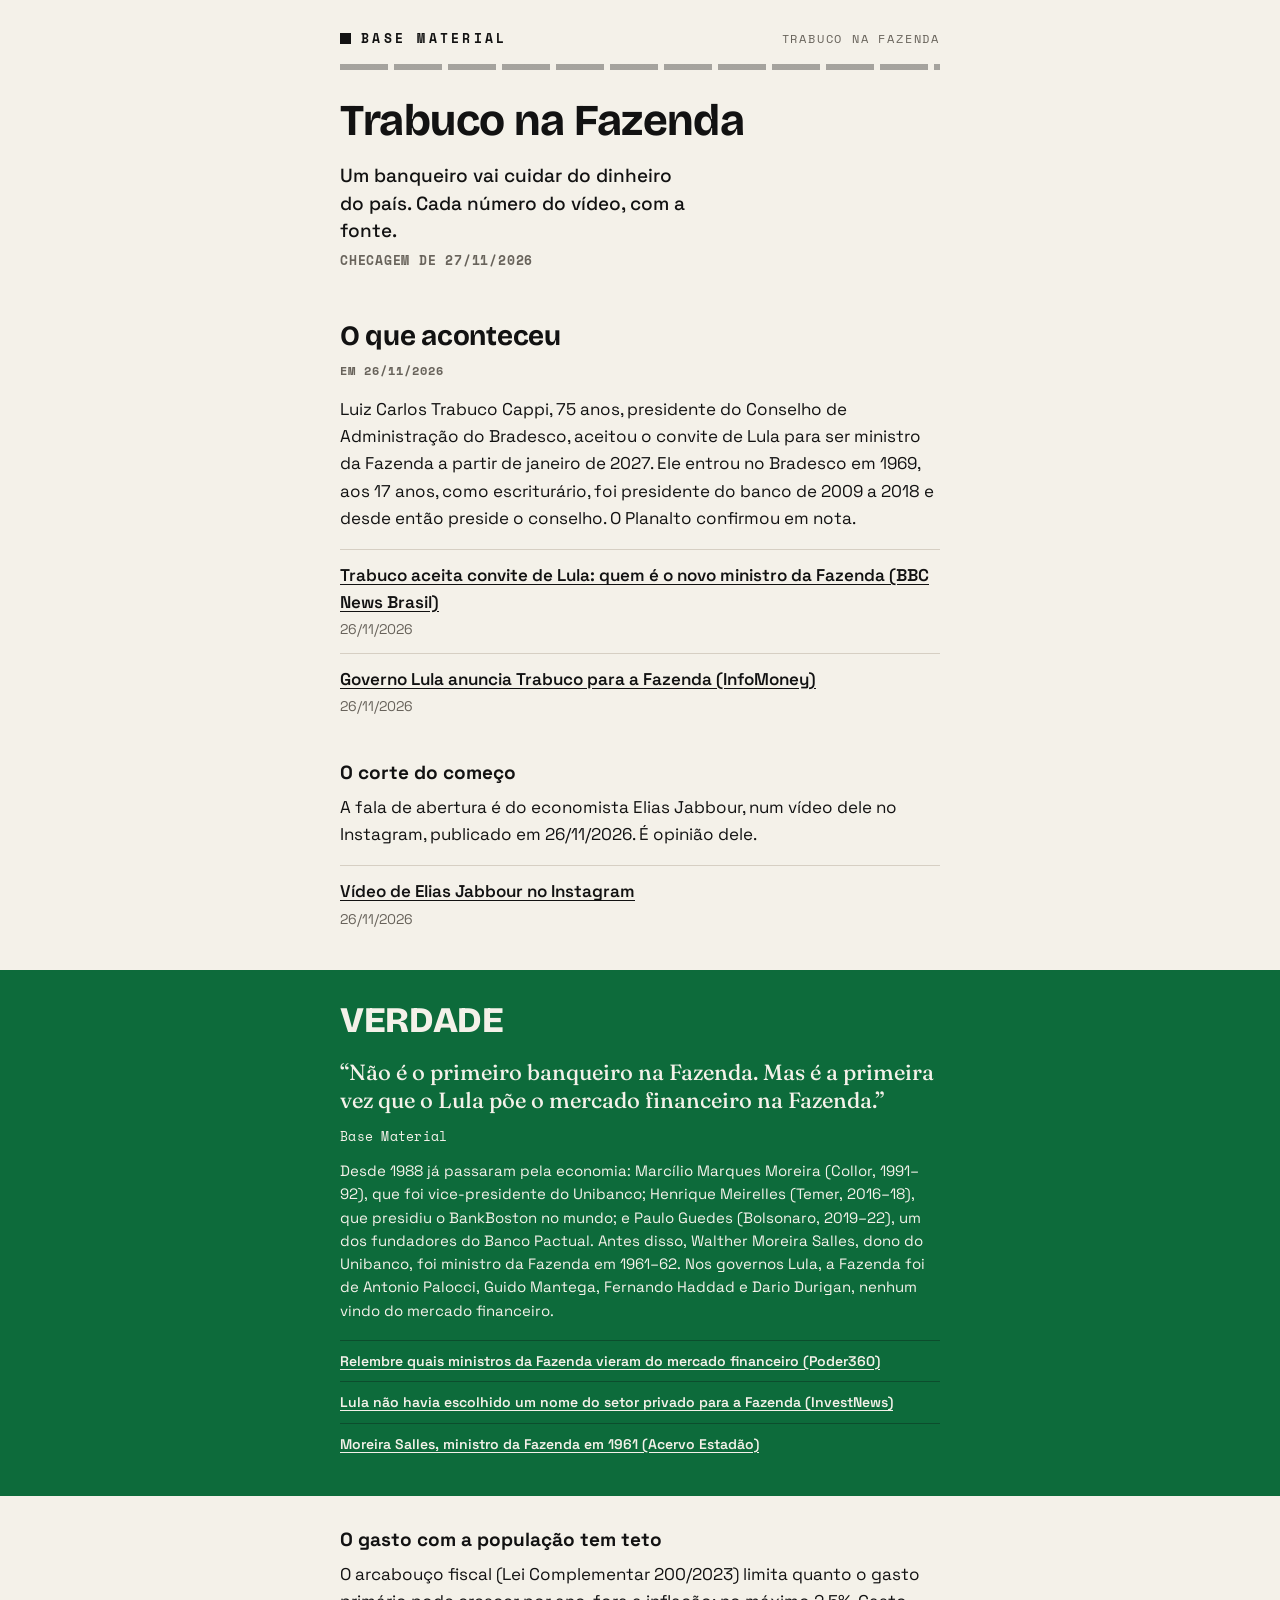
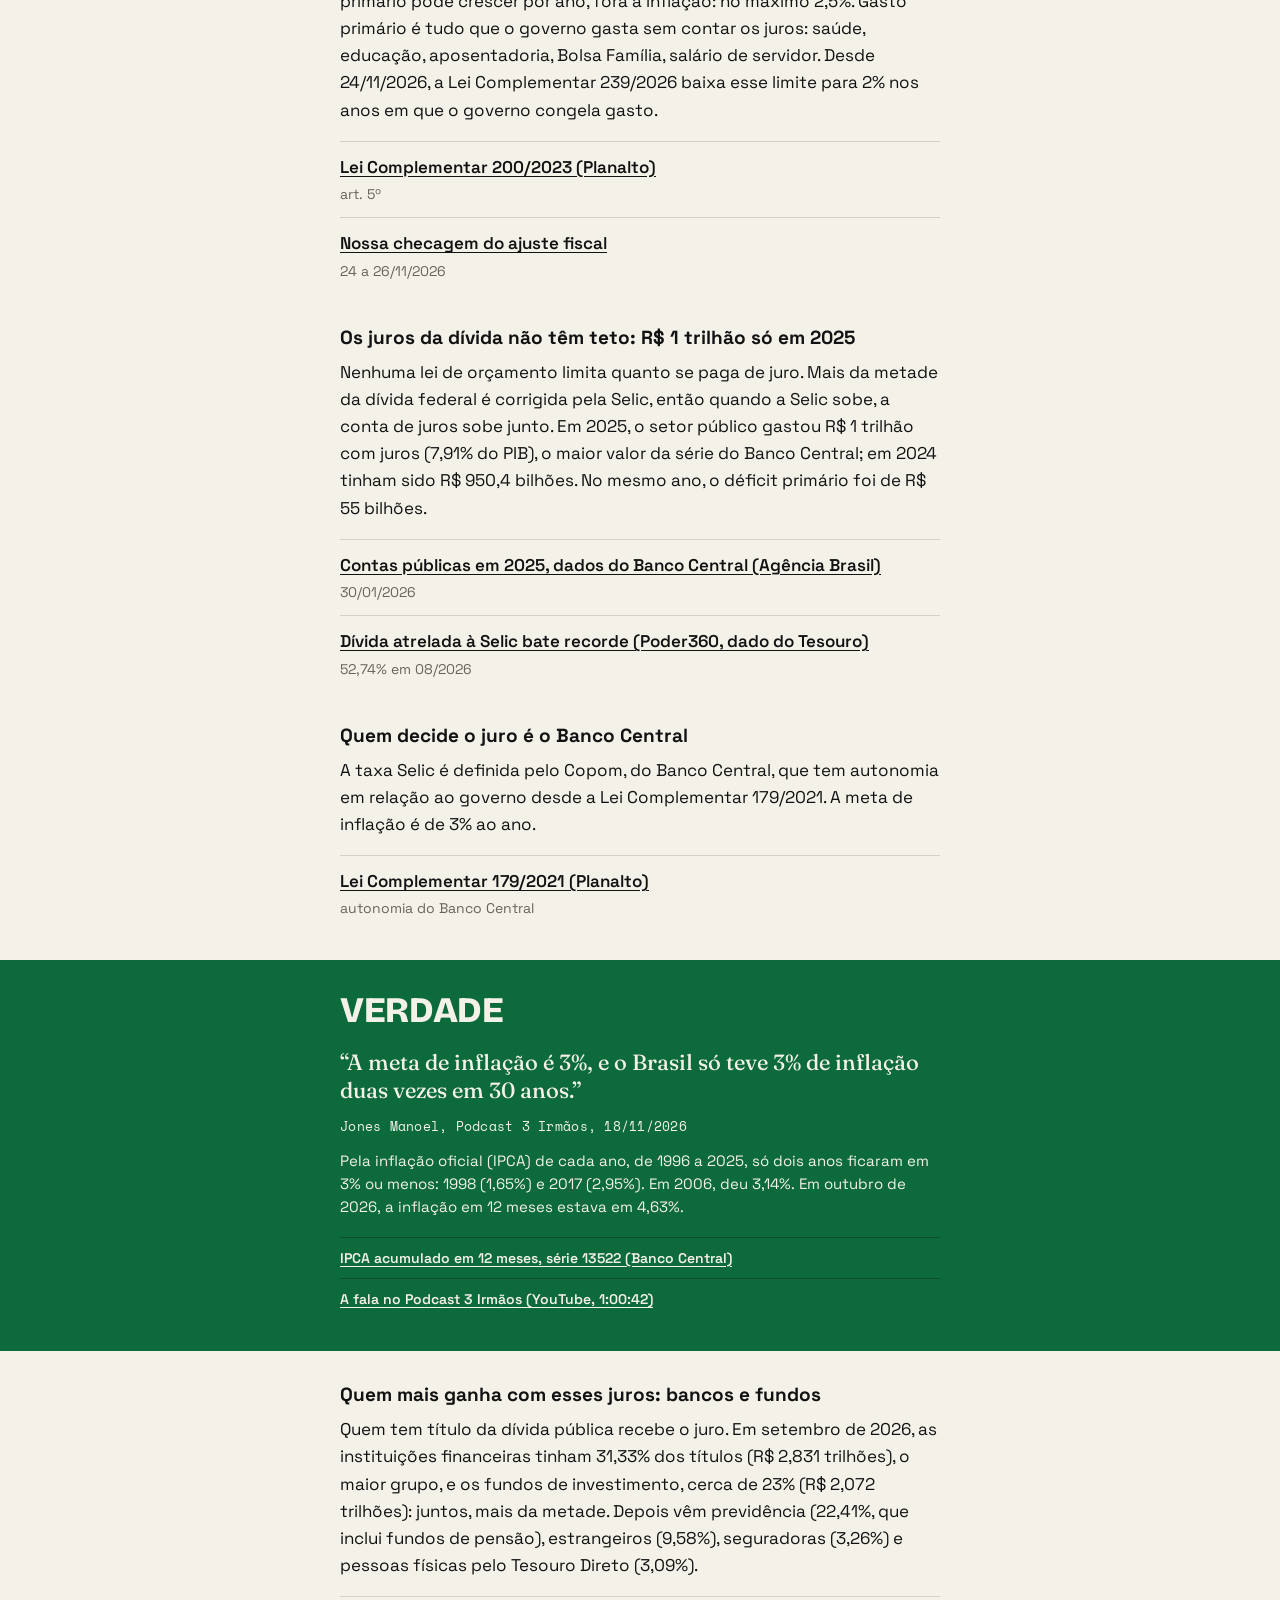
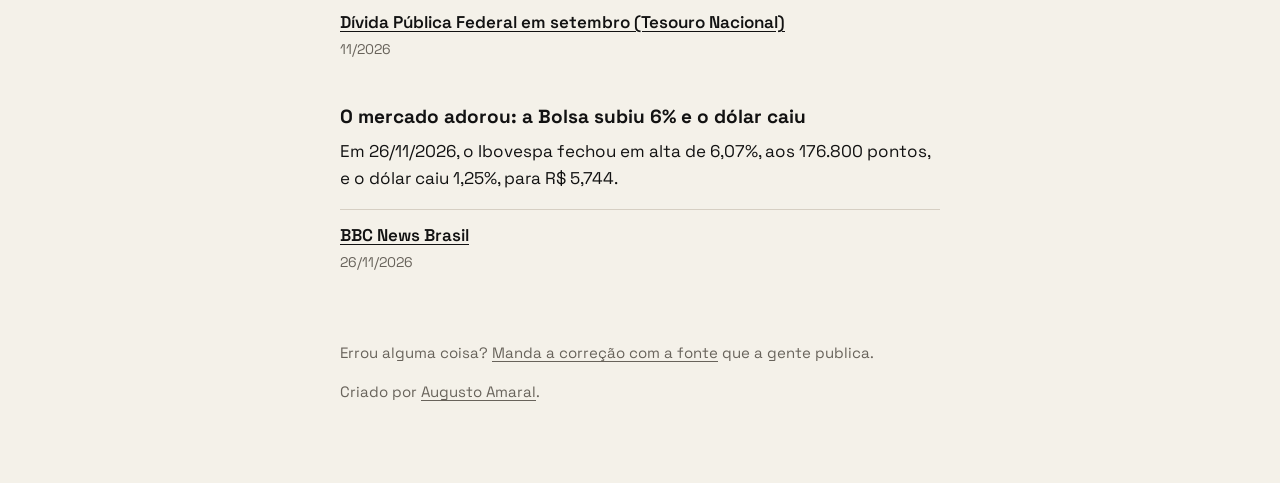
<file: fontes/trabuco-fazenda/index.html>
<!doctype html>
<html lang="pt-BR">
<head>
<meta charset="utf-8">
<meta name="viewport" content="width=device-width, initial-scale=1">
<title>Trabuco na Fazenda: o banqueiro, o teto e o juro, com fonte — Base Material</title>
<meta name="description" content="Lula escolheu Luiz Carlos Trabuco, do Bradesco, para a Fazenda. Quem já foi banqueiro no cargo, o teto do gasto, o juro sem teto e quem recebe esse juro. Cada número com fonte.">
<meta property="og:title" content="Trabuco na Fazenda, com fonte">
<meta property="og:description" content="O banqueiro na Fazenda, o teto do gasto, o juro sem teto e quem recebe esse juro. Cada número com fonte.">
<meta property="og:image" content="/avatar.png">
<link rel="icon" href="/avatar.png">
<link rel="stylesheet" href="/style.css">
</head>
<body class="scene-paper">
<main>
  <div class="chrome-bar">
    <a class="chrome" href="/"><span class="mark"></span><span class="label">Base Material</span></a>
    <span class="chrome-title">Trabuco na Fazenda</span>
  </div>
  <div class="chrome-rule"></div>
  <h1>Trabuco na Fazenda</h1>
  <p class="tag">Um banqueiro vai cuidar do dinheiro do país. Cada número do vídeo, com a fonte.<br><span class="mono">checagem de 27/11/2026</span></p>

  <h2>O que aconteceu<small class="mono">em 26/11/2026</small></h2>
  <p>Luiz Carlos Trabuco Cappi, 75 anos, presidente do Conselho de Administração do Bradesco, aceitou o convite de Lula para ser ministro da Fazenda a partir de janeiro de 2027. Ele entrou no Bradesco em 1969, aos 17 anos, como escriturário, foi presidente do banco de 2009 a 2018 e desde então preside o conselho. O Planalto confirmou em nota.</p>
  <ul class="sources">
    <li><a href="https://www.bbc.com/portuguese/articles/c3gre9xxe92zo">Trabuco aceita convite de Lula: quem é o novo ministro da Fazenda (BBC News Brasil)</a><span>26/11/2026</span></li>
    <li><a href="https://www.infomoney.com.br/politica/governo-lula-anuncia-luiz-carlos-trabuco-para-ministerio-da-fazenda/">Governo Lula anuncia Trabuco para a Fazenda (InfoMoney)</a><span>26/11/2026</span></li>
  </ul>

  <h3>O corte do começo</h3>
  <p>A fala de abertura é do economista Elias Jabbour, num vídeo dele no Instagram, publicado em 26/11/2026. É opinião dele.</p>
  <ul class="sources">
    <li><a href="https://www.instagram.com/reel/DgOLUvuKupg/">Vídeo de Elias Jabbour no Instagram</a><span>26/11/2026</span></li>
  </ul>

  <div class="claim">
    <q>Não é o primeiro banqueiro na Fazenda. Mas é a primeira vez que o Lula põe o mercado financeiro na Fazenda.</q>
    <p class="who">Base Material</p>
    <span class="verdict true mono">verdade</span>
    <p>Desde 1988 já passaram pela economia: Marcílio Marques Moreira (Collor, 1991–92), que foi vice-presidente do Unibanco; Henrique Meirelles (Temer, 2016–18), que presidiu o BankBoston no mundo; e Paulo Guedes (Bolsonaro, 2019–22), um dos fundadores do Banco Pactual. Antes disso, Walther Moreira Salles, dono do Unibanco, foi ministro da Fazenda em 1961–62. Nos governos Lula, a Fazenda foi de Antonio Palocci, Guido Mantega, Fernando Haddad e Dario Durigan, nenhum vindo do mercado financeiro.</p>
    <ul>
      <li><a href="https://www.poder360.com.br/poder-economia/relembre-quais-ministros-da-fazenda-vieram-do-mercado-financeiro/">Relembre quais ministros da Fazenda vieram do mercado financeiro (Poder360)</a></li>
      <li><a href="https://investnews.com.br/economia/escolha-trabuco-fazenda-caminho-longo/">Lula não havia escolhido um nome do setor privado para a Fazenda (InvestNews)</a></li>
      <li><a href="https://acervo.estadao.com.br/noticias/personalidades,moreira-salles,1024,0.htm">Moreira Salles, ministro da Fazenda em 1961 (Acervo Estadão)</a></li>
    </ul>
  </div>

  <h3>O gasto com a população tem teto</h3>
  <p>O arcabouço fiscal (Lei Complementar 200/2023) limita quanto o gasto primário pode crescer por ano, fora a inflação: no máximo 2,5%. Gasto primário é tudo que o governo gasta sem contar os juros: saúde, educação, aposentadoria, Bolsa Família, salário de servidor. Desde 24/11/2026, a Lei Complementar 239/2026 baixa esse limite para 2% nos anos em que o governo congela gasto.</p>
  <ul class="sources">
    <li><a href="https://www.planalto.gov.br/ccivil_03/leis/lcp/lcp200.htm">Lei Complementar 200/2023 (Planalto)</a><span>art. 5º</span></li>
    <li><a href="/fontes/ajuste-fiscal/">Nossa checagem do ajuste fiscal</a><span>24 a 26/11/2026</span></li>
  </ul>

  <h3>Os juros da dívida não têm teto: R$ 1 trilhão só em 2025</h3>
  <p>Nenhuma lei de orçamento limita quanto se paga de juro. Mais da metade da dívida federal é corrigida pela Selic, então quando a Selic sobe, a conta de juros sobe junto. Em 2025, o setor público gastou R$ 1 trilhão com juros (7,91% do PIB), o maior valor da série do Banco Central; em 2024 tinham sido R$ 950,4 bilhões. No mesmo ano, o déficit primário foi de R$ 55 bilhões.</p>
  <ul class="sources">
    <li><a href="https://agenciabrasil.ebc.com.br/economia/noticia/2026-01/contas-publicas-tem-deficit-de-r-55021-bilhoes-em-2025">Contas públicas em 2025, dados do Banco Central (Agência Brasil)</a><span>30/01/2026</span></li>
    <li><a href="https://www.poder360.com.br/poder-economia/divida-atrelada-a-selic-bate-recorde-historico-em-2026/">Dívida atrelada à Selic bate recorde (Poder360, dado do Tesouro)</a><span>52,74% em 08/2026</span></li>
  </ul>

  <h3>Quem decide o juro é o Banco Central</h3>
  <p>A taxa Selic é definida pelo Copom, do Banco Central, que tem autonomia em relação ao governo desde a Lei Complementar 179/2021. A meta de inflação é de 3% ao ano.</p>
  <ul class="sources">
    <li><a href="https://www.planalto.gov.br/ccivil_03/leis/lcp/lcp179.htm">Lei Complementar 179/2021 (Planalto)</a><span>autonomia do Banco Central</span></li>
  </ul>

  <div class="claim">
    <q>A meta de inflação é 3%, e o Brasil só teve 3% de inflação duas vezes em 30 anos.</q>
    <p class="who">Jones Manoel, Podcast 3 Irmãos, 18/11/2026</p>
    <span class="verdict true mono">verdade</span>
    <p>Pela inflação oficial (IPCA) de cada ano, de 1996 a 2025, só dois anos ficaram em 3% ou menos: 1998 (1,65%) e 2017 (2,95%). Em 2006, deu 3,14%. Em outubro de 2026, a inflação em 12 meses estava em 4,63%.</p>
    <ul>
      <li><a href="https://api.bcb.gov.br/dados/serie/bcdata.sgs.13522/dados?formato=json&amp;dataInicial=01/12/1995&amp;dataFinal=31/10/2026">IPCA acumulado em 12 meses, série 13522 (Banco Central)</a></li>
      <li><a href="https://www.youtube.com/watch?v=6hJhFOios8M&amp;t=3642s">A fala no Podcast 3 Irmãos (YouTube, 1:00:42)</a></li>
    </ul>
  </div>

  <h3>Quem mais ganha com esses juros: bancos e fundos</h3>
  <p>Quem tem título da dívida pública recebe o juro. Em setembro de 2026, as instituições financeiras tinham 31,33% dos títulos (R$ 2,831 trilhões), o maior grupo, e os fundos de investimento, cerca de 23% (R$ 2,072 trilhões): juntos, mais da metade. Depois vêm previdência (22,41%, que inclui fundos de pensão), estrangeiros (9,58%), seguradoras (3,26%) e pessoas físicas pelo Tesouro Direto (3,09%).</p>
  <ul class="sources">
    <li><a href="https://www.gov.br/fazenda/pt-br/assuntos/noticias/2026/novembro/divida-publica-federal-totaliza-r-9-383-trilhoes-em-setembro">Dívida Pública Federal em setembro (Tesouro Nacional)</a><span>11/2026</span></li>
  </ul>

  <h3>O mercado adorou: a Bolsa subiu 6% e o dólar caiu</h3>
  <p>Em 26/11/2026, o Ibovespa fechou em alta de 6,07%, aos 176.800 pontos, e o dólar caiu 1,25%, para R$ 5,744.</p>
  <ul class="sources">
    <li><a href="https://www.bbc.com/portuguese/articles/c3gre9xxe92zo">BBC News Brasil</a><span>26/11/2026</span></li>
  </ul>

  <footer>
    <p>Errou alguma coisa? <a href="mailto:basematerialbr@augustoamaral.com?subject=Corre%C3%A7%C3%A3o%20Trabuco%20na%20Fazenda">Manda a correção com a fonte</a> que a gente publica.</p>
    <p>Criado por <a href="https://augustoamaral.com">Augusto Amaral</a>.</p>
  </footer>
</main>
</body>
</html>
</file>
<file: style.css>
/* Base Material — "blocos de cor" identity. Flat color blocks, no rounded
   corners, no shadows. Background color = verdict; the verdict word is
   always spelled out too (never color alone). See ~/dev/basematerial/blocos.py
   for the canonical palette/type this is derived from. */

@font-face { font-family: "Bricolage Grotesque"; src: url("/fonts/BricolageGrotesque.ttf"); font-weight: 200 800; font-display: swap; }
@font-face { font-family: "Space Grotesk"; src: url("/fonts/SpaceGrotesk.ttf"); font-weight: 300 700; font-display: swap; }
@font-face { font-family: "Space Mono"; src: url("/fonts/SpaceMono-Regular.ttf"); font-weight: 400; font-display: swap; }
@font-face { font-family: "Space Mono"; src: url("/fonts/SpaceMono-Bold.ttf"); font-weight: 700; font-display: swap; }
@font-face { font-family: "Fraunces"; src: url("/fonts/Fraunces-Variable.ttf"); font-weight: 300 900; font-display: swap; }

:root {
  --content-max: 640px;

  /* palette (blocos.py) */
  --ink: #121212;
  --paper: #f4f1e9;
  --amber: #ffb517;
  --amber-dim: #d6940a;
  --red: #cb2a1c;
  --red-dim: #962418;
  --green: #0d6b3b;
  --green-dim: #0c4d2d;
  --muted-on-ink: #a8a49a;
  --dim-on-ink: #5a5852;
  --line-on-paper: #d6cfc3;
  /* darker than blocos.py's muted-on-ink; needed to clear 4.5:1 on paper */
  --muted-on-paper: #68635b;

  --font-display: "Bricolage Grotesque", sans-serif;
  --font-body: "Space Grotesk", system-ui, sans-serif;
  --font-mono: "Space Mono", monospace;
  --font-quote: "Fraunces", serif;
}

* { box-sizing: border-box; }

html { -webkit-text-size-adjust: 100%; }

body {
  margin: 0;
  background: var(--ink);
  color: var(--paper);
  --fg: var(--paper);
  --muted: var(--muted-on-ink);
  --line: var(--dim-on-ink);
  font: 400 17px/1.6 var(--font-body);
}

/* light "paper" scene (fact-check pages): background color = neutral verdict */
body.scene-paper {
  background: var(--paper);
  color: var(--ink);
  --fg: var(--ink);
  --muted: var(--muted-on-paper);
  --line: var(--line-on-paper);
}

main { max-width: var(--content-max); margin: 0 auto; padding: 28px 20px 64px; }

a { color: inherit; }

/* ---------- brand chrome: filled square + "BASE MATERIAL", persists on every page ---------- */
.chrome-bar { display: flex; align-items: center; justify-content: space-between; flex-wrap: wrap; row-gap: 6px; column-gap: 16px; }
.chrome { display: inline-flex; align-items: center; gap: 10px; text-decoration: none; color: inherit; }
.chrome .mark { width: 11px; height: 11px; background: currentColor; flex: 0 0 auto; }
.chrome .label { font: 700 13px var(--font-mono); letter-spacing: .25em; text-transform: uppercase; }
.chrome-title { font: 400 12px var(--font-mono); letter-spacing: .15em; text-transform: uppercase; color: var(--muted); }
.chrome-rule {
  height: 6px; margin: 16px 0 0;
  background: repeating-linear-gradient(to right, currentColor 0 8%, transparent 8% 9%);
  opacity: .35;
}

/* ---------- hero (home) ---------- */
.hero { margin-top: 48px; }
.display { font-family: var(--font-display); font-weight: 800; line-height: .95; letter-spacing: -.01em; margin: 0; }
h1.display { font-size: clamp(48px, 13vw, 88px); }
.tag { font: 500 clamp(16px, 4.2vw, 19px)/1.45 var(--font-body); margin: 18px 0 0; max-width: 30ch; }
.sub { font: 400 15px/1.5 var(--font-body); color: var(--muted); margin: 12px 0 0; max-width: 34ch; }

/* ---------- flat link blocks (no rounded corners, no shadows) ---------- */
.block { display: block; width: 100%; padding: 20px 22px; margin: 16px 0 0; text-decoration: none; }
.block .kicker { display: block; font: 700 12px var(--font-mono); letter-spacing: .18em; text-transform: uppercase; margin: 0 0 8px; }
.block strong { display: block; font: 700 clamp(20px, 5vw, 26px)/1.15 var(--font-display); }
.block .sub2 { display: block; margin-top: 5px; font-size: 14px; }
.block.red { background: var(--red); color: var(--paper); }
.block.green { background: var(--green); color: var(--paper); }
.block.paper { background: var(--paper); color: var(--ink); }
.block.paper .kicker, .block.paper .sub2 { color: var(--muted-on-paper); }
.block:hover, .block:focus-visible, .chrome:hover, .chrome:focus-visible { filter: brightness(1.08); }
.block:focus-visible, .chrome:focus-visible { outline: 3px solid currentColor; outline-offset: 2px; }

h2 { font: 700 clamp(22px, 5.5vw, 28px)/1.2 var(--font-display); letter-spacing: -.01em; margin: 48px 0 0; }
h2 small { display: block; font: 400 12px var(--font-mono); letter-spacing: .08em; text-transform: uppercase; color: var(--muted); margin-top: 8px; }
h3 { font: 700 19px/1.3 var(--font-body); margin: 32px 0 0; }
h3 + p { margin-top: 8px; }

/* inline uppercase mono labels used throughout the fact-check page markup
   (dates, timestamps); kept as its own utility since the HTML already uses it. */
.mono { font-family: var(--font-mono); font-weight: 700; font-size: 13px; letter-spacing: .06em; text-transform: uppercase; color: var(--muted); }
h2 small.mono { display: block; font-size: 12px; letter-spacing: .08em; margin-top: 8px; color: var(--muted); }
.tag .mono { color: var(--muted); }

/* ---------- plain underlined-link source lists (shared) ---------- */
ul.sources { list-style: none; margin: 16px 0 0; padding: 0; }
ul.sources li { border-top: 1px solid var(--line); padding: 12px 0; }
ul.sources a { font-weight: 600; text-underline-offset: 3px; }
ul.sources span { display: block; margin-top: 2px; font-size: 14px; color: var(--muted); }

footer { margin-top: 56px; font-size: 15px; color: var(--muted); }
footer a { text-underline-offset: 3px; }

/* ---------- fact-check page: title + strapline ---------- */
main > h1:not(.display) { font: 700 clamp(30px, 8vw, 44px)/1.05 var(--font-display); margin: 28px 0 0; letter-spacing: -.01em; }

/* ---------- claim blocks: background IS the verdict, word always spelled out ---------- */
.claim {
  display: flex;
  flex-direction: column;
  width: 100vw;
  position: relative;
  left: 50%;
  margin-left: -50vw;
  margin-top: 28px;
  padding: 32px max(20px, calc((100vw - var(--content-max)) / 2 + 20px));
  background: var(--ink);
  color: var(--paper);
  --dim: var(--dim-on-ink);
}
.claim:has(.verdict.true)  { background: var(--green); color: var(--paper); --dim: var(--green-dim); }
.claim:has(.verdict.half)  { background: var(--amber); color: var(--ink);   --dim: var(--amber-dim); }
.claim:has(.verdict.false) { background: var(--red);   color: var(--paper); --dim: var(--red-dim); }

.claim .verdict {
  order: -2;
  display: block;
  color: inherit;
  font: 800 clamp(26px, 7vw, 36px)/1.05 var(--font-display);
  text-transform: uppercase;
  letter-spacing: -.01em;
  margin: 0 0 18px;
}
.claim q {
  order: -1;
  display: block;
  font: 460 clamp(19px, 4.8vw, 22px)/1.3 var(--font-quote);
  quotes: "“" "”";
  margin: 0 0 12px;
}
.claim .who { color: inherit; font: 400 13px/1.4 var(--font-mono); letter-spacing: .02em; margin: 0; }
.claim p:not(.who) { font: 400 15px/1.55 var(--font-body); margin: 14px 0 0; }
.claim ul { list-style: none; margin: 18px 0 0; padding: 0; font-size: 14px; }
.claim ul li { border-top: 1px solid var(--dim); padding: 9px 0; }
.claim ul a { font-weight: 600; text-underline-offset: 3px; }
</file>
